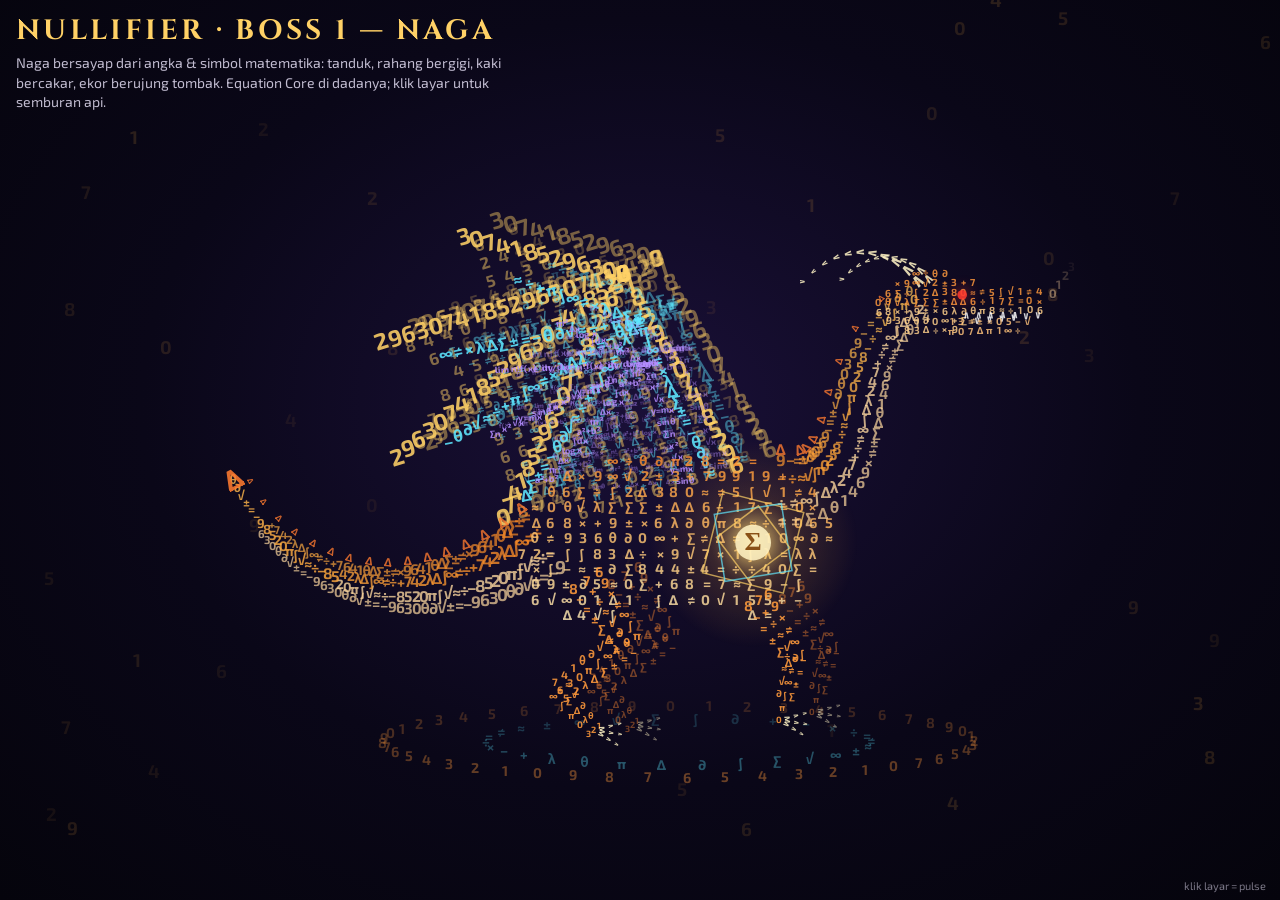
<file: karakter/BOSS 1 — NAGA _ NUMERA.html>
<!DOCTYPE html><html lang="id"><head><meta charset="utf-8"><meta name="viewport" content="width=device-width, initial-scale=1, viewport-fit=cover"><title>NULLIFIER · BOSS 1 — NAGA | NUMERA</title>
<link href="https://fonts.googleapis.com/css2?family=Cinzel:wght@600;800&family=Exo+2:wght@400;700&display=swap" rel="stylesheet">
<style>
:root{--bg:#07060f;--fg:#efe9ff;--gold:#ffd166;--cy:#5ee7ff;--vi:#b48cff;box-sizing:border-box;padding-top:env(safe-area-inset-top,0px);padding-bottom:env(safe-area-inset-bottom,0px)}
html,body{height:100%;margin:0;background:var(--bg);color:var(--fg);font-family:"Exo 2",system-ui,sans-serif;overflow:hidden}
body{display:flex;flex-direction:column}
.stage{flex:1;min-height:0;position:relative;background:radial-gradient(ellipse at 50% 45%,#1a1038 0%,#0a0718 55%,#05040c 100%)}
canvas{position:absolute;inset:0;cursor:pointer}
.cap{position:absolute;left:16px;top:12px;right:16px;pointer-events:none}
.cap h1{font-family:Cinzel,serif;font-size:clamp(18px,4vw,28px);margin:0;letter-spacing:.12em;color:var(--gold)}
.cap p{margin:4px 0 0;font-size:clamp(12px,2.6vw,14px);max-width:520px;opacity:.8;line-height:1.4}
.hint{position:absolute;right:14px;bottom:8px;font-size:11px;opacity:.5}
nav{display:flex;gap:8px;padding:10px 12px;justify-content:center;flex-wrap:wrap;background:#0b0816;border-top:1px solid #2c2150}
button{font:700 13px "Exo 2",sans-serif;color:var(--fg);background:#17102e;border:1px solid #3a2c6b;border-radius:8px;padding:9px 14px;cursor:pointer}
button.on{background:var(--gold);color:#2a1700;border-color:var(--gold)}
</style></head><body>
<div class="stage"><canvas id="c"></canvas><div class="cap"><h1 id="tt"></h1><p id="dd"></p></div><div class="hint">klik layar = pulse</div></div>
<script>
const C=document.getElementById('c'),x=C.getContext('2d');
const NUM='0123456789'.split(''),SYM='+−×÷=≠≈±∞√∑∫∂∆πθλ'.split(''),FRM=['x²','a²+b²','e^iπ','∑n','∫dx','f(x)','sinθ','log x','n!','y=mx','Δx','lim','√x','πr²','dy/dx'],MIX=NUM.concat(SYM);
const hs=i=>{const v=Math.sin(i*127.1+311.7)*43758.5453;return v-Math.floor(v)};
let W,H,S,dpr,cur=0,MO=0,P=0,CP={x:0,y:0},T0=performance.now();
function rs(){const r=C.parentElement.getBoundingClientRect();dpr=Math.min(devicePixelRatio||1,2);W=r.width;H=r.height;C.width=W*dpr;C.height=H*dpr;C.style.width=W+'px';C.style.height=H+'px';S=Math.min(W/760,H/700)}
addEventListener('resize',rs);rs();
function g(ch,px,py,sz,col,a,rot){x.save();x.globalAlpha=Math.max(0,a)*MO;x.fillStyle=col;x.font=`700 ${Math.max(6,sz)}px "Exo 2",monospace`;x.translate(px,py);if(rot)x.rotate(rot);x.fillText(ch,0,0);x.restore()}
function core(px,py,r,t){CP={x:px,y:py};x.save();x.globalAlpha=MO;
 const gl=x.createRadialGradient(px,py,0,px,py,r*3.4);gl.addColorStop(0,`rgba(255,230,150,${.55+.3*P})`);gl.addColorStop(.4,'rgba(255,170,60,.18)');gl.addColorStop(1,'rgba(255,170,60,0)');
 x.fillStyle=gl;x.beginPath();x.arc(px,py,r*3.4,0,7);x.fill();x.translate(px,py);
 for(let i=0;i<3;i++){x.save();x.rotate(t*(.6+i*.3)*(i%2?-1:1)+i);x.strokeStyle=i==1?'#5ee7ff':'#ffd166';x.globalAlpha=.8*MO;x.lineWidth=1.5;const q=r*(1.35-i*.25);x.strokeRect(-q,-q,2*q,2*q);x.restore()}
 x.shadowColor='#ffd166';x.shadowBlur=24;x.fillStyle='#fff3c4';x.beginPath();x.arc(0,0,r*.6*(1+.08*Math.sin(t*4)+.25*P),0,7);x.fill();
 x.shadowBlur=0;x.fillStyle='#7a3b00';x.font=`800 ${r*.85}px Cinzel,serif`;x.fillText('Σ',0,r*.04);x.restore()}
function eye(px,py,r,col){x.save();x.globalAlpha=MO;x.shadowColor=col;x.shadowBlur=14;x.fillStyle=col;x.beginPath();x.arc(px,py,r,0,7);x.fill();x.restore()}
const WS=[{set:NUM,col:'#ffd166',a0:-88,a1:-28,L:300,n:9,sz:22},{set:SYM,col:'#5ee7ff',a0:-22,a1:18,L:270,n:8,sz:21},{set:FRM,col:'#b48cff',a0:26,a1:62,L:200,n:6,sz:14}];
function wings(cx,cy,t){WS.forEach((w,k)=>{for(let sd=-1;sd<=1;sd+=2)for(let i=0;i<w.n;i++){
 const u=i/(w.n-1),ang=(w.a0+(w.a1-w.a0)*u)*Math.PI/180+Math.sin(t*1.6-k*.5)*.14*(1+P*2),len=w.L*S*(1-.45*Math.abs(u-.35)),m=Math.floor(len/(w.sz*S*1.2));
 for(let j=1;j<=m;j++){const r=j*len/m+18*S,v=j/m,a=ang+v*v*.35;
  g(w.set[(i*5+j*3+Math.floor(t*2+j*.5))%w.set.length],cx+sd*(Math.cos(a)*r+14*S),cy+Math.sin(a)*r,w.sz*S*(1-v*.4),w.col,(1-v*.7)*.9)}}})}
function prof(s){return Math.pow(Math.sin(Math.PI*Math.min(1,s*.85+.05)),.7)}
function ser(cx,cy,t,o){const pts=[];
 for(let i=0;i<=o.N;i++){const s=i/o.N;pts.push({s,x:cx+o.fx(s,t)*S,y:cy+(o.y0-(o.y0-o.y1)*s)*S})}
 pts.forEach((p,i)=>{const a=pts[Math.max(0,i-1)],b=pts[Math.min(o.N,i+1)],ta=Math.atan2(b.y-a.y,b.x-a.x),nx=-Math.sin(ta),ny=Math.cos(ta),pr=prof(p.s),wd=(4+o.w*pr)*S,sz=(11+10*pr)*S;
  const rows=wd>o.th*S?[-1,0,1]:[0];
  rows.forEach(r=>g(o.set[(i*3+(r+1)*2+Math.floor(t*3-i*.3))%o.set.length],p.x+nx*r*wd*.85,p.y+ny*r*wd*.85,sz*(r?.8:1),o.col(p.s),.95-Math.abs(r)*.2));
  if(o.spike&&i%3==0)for(let sd=-1;sd<=1;sd+=2)g('∆',p.x+nx*sd*(wd+12*S),p.y+ny*sd*(wd+12*S),(10+9*pr)*S,'#ff9a3c',.85,ta+sd*1.5)});
 return pts}
function tri(px,py,a,b,c){const d=(b[1]-c[1])*(a[0]-c[0])+(c[0]-b[0])*(a[1]-c[1]),l1=((b[1]-c[1])*(px-c[0])+(c[0]-b[0])*(py-c[1]))/d,l2=((c[1]-a[1])*(px-c[0])+(a[0]-c[0])*(py-c[1]))/d;return l1>=0&&l2>=0&&l1+l2<=1}
function mk(test,x0,x1,y0,y1,st,set){const r=[];let n=0;for(let yy=y0;yy<=y1;yy+=st)for(let xx=x0;xx<=x1;xx+=st){if(test(xx,yy)){r.push({x:xx,y:yy,ch:set[Math.floor(hs(n*3+1)*set.length)],ph:hs(n)*6.28});}n++}return r}
function motes(t,col){for(let i=0;i<45;i++)g(NUM[i%10],hs(i)*W,H+20-((t*(12+hs(i+9)*20)+hs(i+3)*H)%(H+40)),12*S+3,col,.07+.1*hs(i+5))}
function orbit(cx,cy,n,rx,ry,tl,sp,set,sz,col,t){for(let i=0;i<n;i++){const a=t*sp+6.283*i/n,ex=Math.cos(a)*rx,ey=Math.sin(a)*ry,dp=(Math.sin(a)+1)/2;
 g(set[(i*3+Math.floor(t))%set.length],cx+ex*Math.cos(tl)-ey*Math.sin(tl),cy+ex*Math.sin(tl)+ey*Math.cos(tl),sz*S*(.7+.5*dp),col,.4+.6*dp)}}
function lem(a,u){const s=Math.sin(u),d=1+s*s;return[a*Math.cos(u)/d,a*s*Math.cos(u)/d]}
let OX=0,OY=0;
const pin=(px,py,pg)=>{let c=false;for(let i=0,j=pg.length-1;i<pg.length;j=i++){const a=pg[i],b=pg[j];if((a[1]>py)!=(b[1]>py)&&px<(b[0]-a[0])*(py-a[1])/(b[1]-a[1])+a[0])c=!c}return c};
const cub=(P,s)=>{const u=1-s;return[u*u*u*P[0][0]+3*u*u*s*P[1][0]+3*u*s*s*P[2][0]+s*s*s*P[3][0],u*u*u*P[0][1]+3*u*u*s*P[1][1]+3*u*s*s*P[2][1]+s*s*s*P[3][1]]};
const WP=[[0,0],[-40,-170],[-150,-235],[-150,-195],[-235,-175],[-192,-140],[-250,-85],[-178,-76],[-185,-15],[-110,5]],TIPS=[[-150,-235],[-235,-175],[-250,-85],[-185,-15]],
BONES=[[[0,0],[-40,-170]]].concat(TIPS.map(q=>[[-40,-170],q])),
WK=[1,.78,.58],WST=[15,16,24],WSET=[NUM,SYM,FRM],WC=['#ffd166','#5ee7ff','#b48cff'],WSZ=[13,12,9],WR=[-.12,0,.12],WAN=[[45,-10],[25,-4],[5,2]],
WG=WST.map((s,p)=>mk((a,b)=>pin(a,b,WP),-260,10,-240,10,s,WSET[p])),
TG=mk((a,b)=>(a/120)**2+((b-38)/58)**2<1||((a+72)/52)**2+((b-62)/52)**2<1||((a-62)/48)**2+((b-58)/52)**2<1,-135,125,-25,120,12,MIX),
HU=mk((a,b)=>((a-8)/38)**2+(b/25)**2<1||pin(a,b,[[30,-18],[92,-9],[98,1],[92,8],[30,13]]),-50,100,-30,30,7,MIX),
HL=mk((a,b)=>pin(a,b,[[22,10],[82,9],[86,16],[70,22],[26,26]]),18,90,6,28,7,MIX);
function wing(t,p,far){const k=WK[p],ph=t*1.7-p*.4,f=Math.sin(ph)*(.2+P*.25)+WR[p],sy=1+.07*Math.sin(ph+1),al=far?.5:1,st=WST[p],set=WSET[p];
 x.save();x.translate(OX+(WAN[p][0]+(far?26:0))*S,OY+(WAN[p][1]+(far?-12:0))*S);x.rotate(f);x.scale(k*S,k*S*sy);
 WG[p].forEach(q=>g(set[Math.floor(q.ph*7+t*1.6)%set.length],q.x,q.y,WSZ[p],WC[p],.55*al));
 BONES.forEach((bn,bi)=>{const dx=bn[1][0]-bn[0][0],dy=bn[1][1]-bn[0][1],n=Math.max(3,Math.floor(Math.hypot(dx,dy)/(st*.7)));for(let i=0;i<=n;i++)g(set[(i*3+bi+Math.floor(t*2))%set.length],bn[0][0]+dx*i/n,bn[0][1]+dy*i/n,WSZ[p]*1.4,WC[p],al)});
 x.restore()}
function chain(P,N,wd,sz,col,t,spike){const pts=[];for(let i=0;i<=N;i++)pts.push(cub(P,i/N));
 pts.forEach((p,i)=>{const s=i/N,a=pts[Math.max(0,i-1)],b=pts[Math.min(N,i+1)],ta=Math.atan2(b[1]-a[1],b[0]-a[0]),nx=-Math.sin(ta),ny=Math.cos(ta),w=wd(s),rows=w>10?[-1,-.4,.4,1]:w>5?[-1,0,1]:[0];
  rows.forEach((r,j)=>g(MIX[(i*3+j*2+Math.floor(t*3-i*.3))%MIX.length],OX+(p[0]+nx*r*w)*S,OY+(p[1]+ny*r*w)*S,sz(s)*S*(r?.85:1),ny*r>0?'#ffd9a0':col(s),.95-Math.abs(r)*.15));
  if(spike&&i%3==0){const sd=ny>0?-1:1;g('∆',OX+(p[0]+nx*sd*(w+8))*S,OY+(p[1]+ny*sd*(w+8))*S,(12-6*s)*S,'#ff7a2f',.9,Math.atan2(ny*sd,nx*sd)+Math.PI/2)}});
 return pts}
function limb(pts,w0,w1,al,off,col,t){
 for(let k=0;k<pts.length-1;k++){const A=pts[k],B=pts[k+1],dx=B[0]-A[0],dy=B[1]-A[1],L=Math.hypot(dx,dy),n=Math.max(2,Math.floor(L/9)),nx=-dy/L,ny=dx/L;
  for(let i=0;i<=n;i++){const u=i/n,s=(k+u)/(pts.length-1),w=w0+(w1-w0)*s,px=A[0]+dx*u+off[0],py=A[1]+dy*u+off[1];
   [-.55,0,.55].forEach((r,j)=>{if(w<9&&j!=1)return;g(MIX[(i*3+k*5+j+Math.floor(t*2))%MIX.length],OX+(px+nx*r*w)*S,OY+(py+ny*r*w)*S,(11-4*s)*S,col,al)})}}
 const F=pts[pts.length-1];[-.25,.15,.55].forEach(a=>{for(let q=1;q<=3;q++)g('∧',OX+(F[0]+off[0]+Math.cos(a)*q*7)*S,OY+(F[1]+off[1]+Math.sin(a)*q*7)*S,(8-q)*S,'#fff3c4',al,a+Math.PI/2)})}
function horn(sc,ox,oy){const H=[[0,-18],[-25,-48],[-60,-45],[-85,-18]];for(let i=0;i<=10;i++){const s=i/10,p=cub(H,s),q=cub(H,Math.min(1,s+.05));g('∧',p[0]*sc+ox,p[1]*sc+oy,(14-9*s)*sc,'#fff3c4',1,Math.atan2(q[1]-p[1],q[0]-p[0])+Math.PI/2)}}
const FN=function(cx,cy,t){OX=cx+30*S;OY=cy+22*S;motes(t,'#ffb347');
 for(let i=0;i<48;i++){const a=t*.25+i*.1309;g(NUM[i%10],OX+Math.cos(a)*230*S,OY+(205+Math.sin(a)*28)*S,11*S,'#ff9a3c',.2+.25*(Math.sin(a)+1)/2)}
 for(let i=0;i<30;i++){const a=-t*.35+i*.2094;g(SYM[i%SYM.length],OX+Math.cos(a)*150*S,OY+(205+Math.sin(a)*18)*S,11*S,'#5ee7ff',.2+.2*(Math.sin(a)+1)/2)}
 for(let p=0;p<3;p++){wing(t,p,1);wing(t,p,0)}
 const FL=[[62,95],[92,140],[78,188]],BL=[[-72,80],[-42,128],[-92,165],[-66,196]],mv=(L,ph)=>L.map((p,i)=>i==1?[p[0]+Math.sin(t*1.6+ph)*3,p[1]]:p);
 limb(mv(FL,1),16,8,.55,[26,-6],'#e07a30',t);limb(mv(BL,2),22,9,.55,[30,-4],'#e07a30',t);
 const TP=[[-105,50],[-190,110],[-280,100],[-345,25]];TP[2][0]+=Math.sin(t*1.5)*18;TP[2][1]+=Math.cos(t*1.5)*10;TP[3][1]+=Math.sin(t*1.5+.6)*26;TP[3][0]+=Math.cos(t*1.5)*8;
 const tp=chain(TP,46,s=>3+21*Math.pow(1-s,1.2),s=>9+8*(1-s),s=>`hsl(${28+s*8},95%,${56+s*8}%)`,t,1),e=tp[46],f=tp[45];
 g('∆',OX+e[0]*S,OY+e[1]*S,22*S,'#ff7a2f',1,Math.atan2(e[1]-f[1],e[0]-f[0])+Math.PI/2);
 const br=Math.sin(t*2)*1.6;
 TG.forEach(q=>{const v=Math.max(0,Math.min(1,(q.y+25)/130));g(q.ch,OX+(q.x+Math.sin(t*2+q.ph)*.8)*S,OY+(q.y+br*(1-v*.5))*S,11*S,`hsl(${26+v*16},95%,${56+v*28}%)`,.95)});
 const NP=[[80,10],[165,12],[118,-95],[190,-128]];NP[2][0]+=Math.sin(t*1.2)*8;NP[3][1]+=Math.sin(t*1.2+1)*7;NP[3][0]+=Math.cos(t)*4;
 chain(NP,26,s=>24-12*s,s=>15-3*s,s=>`hsl(${30+s*8},95%,${58+s*8}%)`,t,1);
 limb(mv(FL,1),16,8,1,[0,0],'#ff9a3c',t);limb(mv(BL,2),22,9,1,[0,0],'#ff9a3c',t);
 const ha=Math.atan2(NP[3][1]-NP[2][1],NP[3][0]-NP[2][0])+.55+.06*Math.sin(t*1.4),op=Math.max(0,.16+.16*Math.sin(t*1.5)+P*.5),hp=NP[3],hz=1.05;
 x.save();x.translate(OX+hp[0]*S,OY+hp[1]*S);x.rotate(ha);x.scale(S*hz,S*hz);
 horn(1,0,0);horn(.75,8,-6);
 HU.forEach(q=>g(q.ch,q.x,q.y+Math.sin(t*3+q.ph)*.4,7.5,q.y<0?'#ff9a3c':'#ffd08a',.95));
 for(let i=0;i<6;i++)g('∨',44+i*9,12-i*.7,8,'#fff',.95);
 x.save();x.translate(24,12);x.rotate(op);x.translate(-24,-12);HL.forEach(q=>g(q.ch,q.x,q.y,7.5,'#ffc27a',.95));for(let i=0;i<5;i++)g('∧',36+i*9,8,8,'#fff',.95);x.restore();
 eye(33,-7,3.6,'#ff3b30');
 for(let i=0;i<4;i++){const ph=(t*.7+i/4)%1;g(NUM[i],98+ph*18,-4-ph*26,9,'#ffd5a0',(1-ph)*.6)}
 x.restore();
 if(P>.02){const q=1-P,A=ha+op*.4,ca=Math.cos(A),sa=Math.sin(A),mx0=OX+hp[0]*S+(Math.cos(ha)*95-Math.sin(ha)*10)*hz*S,my0=OY+hp[1]*S+(Math.sin(ha)*95+Math.cos(ha)*10)*hz*S;
  for(let i=0;i<46;i++){const d=q*(.45+hs(i+1)*.9)*430,sp=d*.24*(hs(i+9)-.5)*2;g(NUM[i%10],mx0+(ca*d-sa*sp)*S,my0+(sa*d+ca*sp)*S,(10+16*q)*S,`hsl(${50-q*40},100%,${75-q*25}%)`,(1-q)*.95)}}
 core(OX+58*S,OY+50*S,24*S,t)};
document.getElementById('tt').textContent='NULLIFIER · BOSS 1 — NAGA';document.getElementById('dd').textContent='Naga bersayap dari angka & simbol matematika: tanduk, rahang bergigi, kaki bercakar, ekor berujung tombak. Equation Core di dadanya; klik layar untuk semburan api.';document.title='NULLIFIER · BOSS 1 — NAGA'+' | NUMERA';
C.addEventListener('pointerdown',()=>P=1);
function frame(now){const t=(now-T0)/1000;x.setTransform(dpr,0,0,dpr,0,0);x.clearRect(0,0,W,H);MO=Math.min(1,MO+.03);x.textAlign='center';x.textBaseline='middle';
 FN(W/2,H/2,t);
 if(P>.02){x.save();x.globalAlpha=P*MO;x.strokeStyle='#ffd166';x.lineWidth=3;x.beginPath();x.arc(CP.x,CP.y,(1-P)*320*S,0,7);x.stroke();x.restore()}
 P*=.95;requestAnimationFrame(frame)}
requestAnimationFrame(frame);
</script></body></html>
</file>
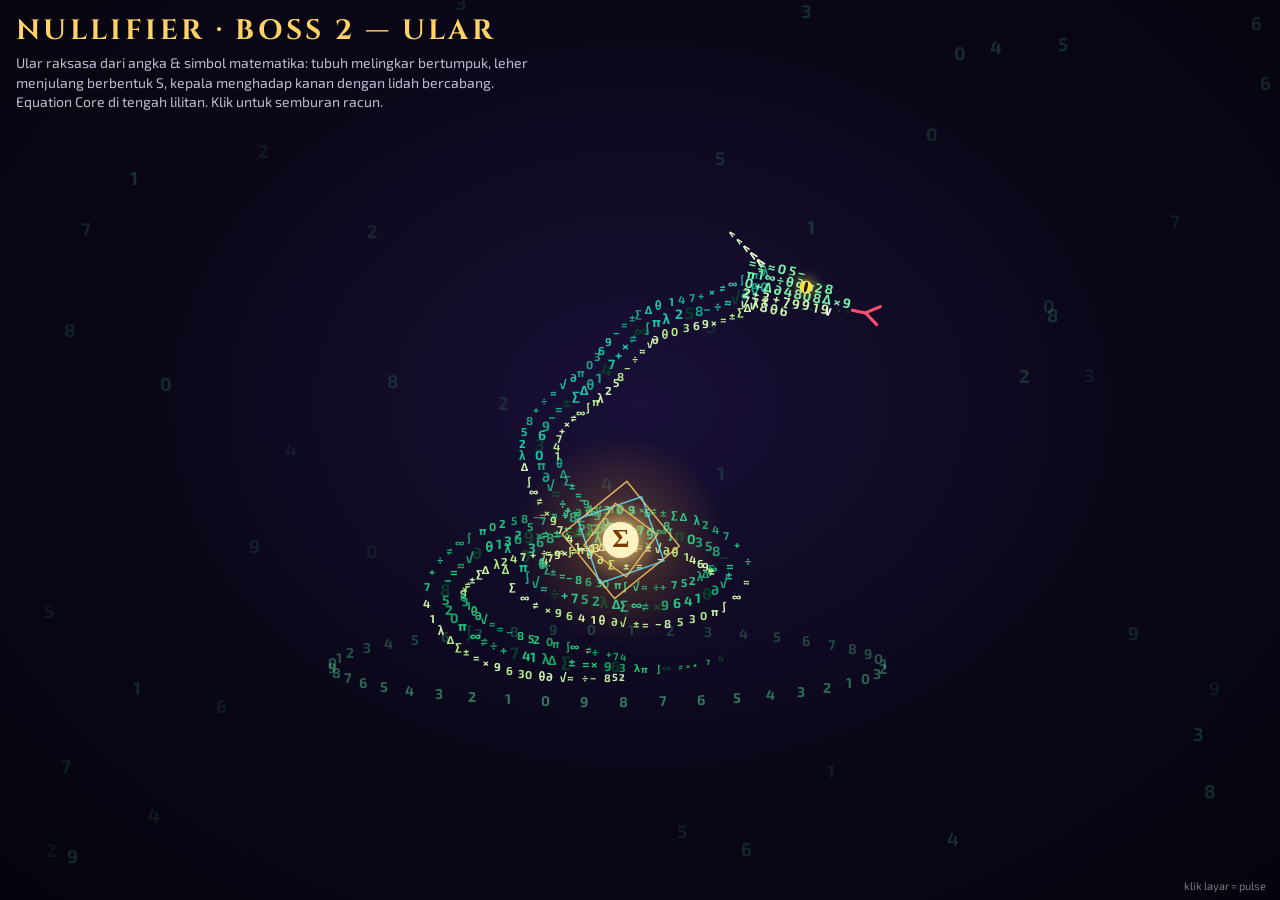
<file: karakter/BOSS 2 — ULAR _ NUMERA (1).html>
<!DOCTYPE html><html lang="id"><head><meta charset="utf-8"><meta name="viewport" content="width=device-width, initial-scale=1, viewport-fit=cover"><title>NULLIFIER · BOSS 2 — ULAR | NUMERA</title>
<link href="https://fonts.googleapis.com/css2?family=Cinzel:wght@600;800&family=Exo+2:wght@400;700&display=swap" rel="stylesheet">
<style>
:root{--bg:#07060f;--fg:#efe9ff;--gold:#ffd166;--cy:#5ee7ff;--vi:#b48cff;box-sizing:border-box;padding-top:env(safe-area-inset-top,0px);padding-bottom:env(safe-area-inset-bottom,0px)}
html,body{height:100%;margin:0;background:var(--bg);color:var(--fg);font-family:"Exo 2",system-ui,sans-serif;overflow:hidden}
body{display:flex;flex-direction:column}
.stage{flex:1;min-height:0;position:relative;background:radial-gradient(ellipse at 50% 45%,#1a1038 0%,#0a0718 55%,#05040c 100%)}
canvas{position:absolute;inset:0;cursor:pointer}
.cap{position:absolute;left:16px;top:12px;right:16px;pointer-events:none}
.cap h1{font-family:Cinzel,serif;font-size:clamp(18px,4vw,28px);margin:0;letter-spacing:.12em;color:var(--gold)}
.cap p{margin:4px 0 0;font-size:clamp(12px,2.6vw,14px);max-width:520px;opacity:.8;line-height:1.4}
.hint{position:absolute;right:14px;bottom:8px;font-size:11px;opacity:.5}
nav{display:flex;gap:8px;padding:10px 12px;justify-content:center;flex-wrap:wrap;background:#0b0816;border-top:1px solid #2c2150}
button{font:700 13px "Exo 2",sans-serif;color:var(--fg);background:#17102e;border:1px solid #3a2c6b;border-radius:8px;padding:9px 14px;cursor:pointer}
button.on{background:var(--gold);color:#2a1700;border-color:var(--gold)}
</style></head><body>
<div class="stage"><canvas id="c"></canvas><div class="cap"><h1 id="tt"></h1><p id="dd"></p></div><div class="hint">klik layar = pulse</div></div>
<script>
const C=document.getElementById('c'),x=C.getContext('2d');
const NUM='0123456789'.split(''),SYM='+−×÷=≠≈±∞√∑∫∂∆πθλ'.split(''),FRM=['x²','a²+b²','e^iπ','∑n','∫dx','f(x)','sinθ','log x','n!','y=mx','Δx','lim','√x','πr²','dy/dx'],MIX=NUM.concat(SYM);
const hs=i=>{const v=Math.sin(i*127.1+311.7)*43758.5453;return v-Math.floor(v)};
let W,H,S,dpr,cur=0,MO=0,P=0,CP={x:0,y:0},T0=performance.now();
function rs(){const r=C.parentElement.getBoundingClientRect();dpr=Math.min(devicePixelRatio||1,2);W=r.width;H=r.height;C.width=W*dpr;C.height=H*dpr;C.style.width=W+'px';C.style.height=H+'px';S=Math.min(W/760,H/700)}
addEventListener('resize',rs);rs();
function g(ch,px,py,sz,col,a,rot){x.save();x.globalAlpha=Math.max(0,a)*MO;x.fillStyle=col;x.font=`700 ${Math.max(6,sz)}px "Exo 2",monospace`;x.translate(px,py);if(rot)x.rotate(rot);x.fillText(ch,0,0);x.restore()}
function core(px,py,r,t){CP={x:px,y:py};x.save();x.globalAlpha=MO;
 const gl=x.createRadialGradient(px,py,0,px,py,r*3.4);gl.addColorStop(0,`rgba(255,230,150,${.55+.3*P})`);gl.addColorStop(.4,'rgba(255,170,60,.18)');gl.addColorStop(1,'rgba(255,170,60,0)');
 x.fillStyle=gl;x.beginPath();x.arc(px,py,r*3.4,0,7);x.fill();x.translate(px,py);
 for(let i=0;i<3;i++){x.save();x.rotate(t*(.6+i*.3)*(i%2?-1:1)+i);x.strokeStyle=i==1?'#5ee7ff':'#ffd166';x.globalAlpha=.8*MO;x.lineWidth=1.5;const q=r*(1.35-i*.25);x.strokeRect(-q,-q,2*q,2*q);x.restore()}
 x.shadowColor='#ffd166';x.shadowBlur=24;x.fillStyle='#fff3c4';x.beginPath();x.arc(0,0,r*.6*(1+.08*Math.sin(t*4)+.25*P),0,7);x.fill();
 x.shadowBlur=0;x.fillStyle='#7a3b00';x.font=`800 ${r*.85}px Cinzel,serif`;x.fillText('Σ',0,r*.04);x.restore()}
function eye(px,py,r,col){x.save();x.globalAlpha=MO;x.shadowColor=col;x.shadowBlur=14;x.fillStyle=col;x.beginPath();x.arc(px,py,r,0,7);x.fill();x.restore()}
const WS=[{set:NUM,col:'#ffd166',a0:-88,a1:-28,L:300,n:9,sz:22},{set:SYM,col:'#5ee7ff',a0:-22,a1:18,L:270,n:8,sz:21},{set:FRM,col:'#b48cff',a0:26,a1:62,L:200,n:6,sz:14}];
function wings(cx,cy,t){WS.forEach((w,k)=>{for(let sd=-1;sd<=1;sd+=2)for(let i=0;i<w.n;i++){
 const u=i/(w.n-1),ang=(w.a0+(w.a1-w.a0)*u)*Math.PI/180+Math.sin(t*1.6-k*.5)*.14*(1+P*2),len=w.L*S*(1-.45*Math.abs(u-.35)),m=Math.floor(len/(w.sz*S*1.2));
 for(let j=1;j<=m;j++){const r=j*len/m+18*S,v=j/m,a=ang+v*v*.35;
  g(w.set[(i*5+j*3+Math.floor(t*2+j*.5))%w.set.length],cx+sd*(Math.cos(a)*r+14*S),cy+Math.sin(a)*r,w.sz*S*(1-v*.4),w.col,(1-v*.7)*.9)}}})}
function prof(s){return Math.pow(Math.sin(Math.PI*Math.min(1,s*.85+.05)),.7)}
function ser(cx,cy,t,o){const pts=[];
 for(let i=0;i<=o.N;i++){const s=i/o.N;pts.push({s,x:cx+o.fx(s,t)*S,y:cy+(o.y0-(o.y0-o.y1)*s)*S})}
 pts.forEach((p,i)=>{const a=pts[Math.max(0,i-1)],b=pts[Math.min(o.N,i+1)],ta=Math.atan2(b.y-a.y,b.x-a.x),nx=-Math.sin(ta),ny=Math.cos(ta),pr=prof(p.s),wd=(4+o.w*pr)*S,sz=(11+10*pr)*S;
  const rows=wd>o.th*S?[-1,0,1]:[0];
  rows.forEach(r=>g(o.set[(i*3+(r+1)*2+Math.floor(t*3-i*.3))%o.set.length],p.x+nx*r*wd*.85,p.y+ny*r*wd*.85,sz*(r?.8:1),o.col(p.s),.95-Math.abs(r)*.2));
  if(o.spike&&i%3==0)for(let sd=-1;sd<=1;sd+=2)g('∆',p.x+nx*sd*(wd+12*S),p.y+ny*sd*(wd+12*S),(10+9*pr)*S,'#ff9a3c',.85,ta+sd*1.5)});
 return pts}
function tri(px,py,a,b,c){const d=(b[1]-c[1])*(a[0]-c[0])+(c[0]-b[0])*(a[1]-c[1]),l1=((b[1]-c[1])*(px-c[0])+(c[0]-b[0])*(py-c[1]))/d,l2=((c[1]-a[1])*(px-c[0])+(a[0]-c[0])*(py-c[1]))/d;return l1>=0&&l2>=0&&l1+l2<=1}
function mk(test,x0,x1,y0,y1,st,set){const r=[];let n=0;for(let yy=y0;yy<=y1;yy+=st)for(let xx=x0;xx<=x1;xx+=st){if(test(xx,yy)){r.push({x:xx,y:yy,ch:set[Math.floor(hs(n*3+1)*set.length)],ph:hs(n)*6.28});}n++}return r}
function motes(t,col){for(let i=0;i<45;i++)g(NUM[i%10],hs(i)*W,H+20-((t*(12+hs(i+9)*20)+hs(i+3)*H)%(H+40)),12*S+3,col,.07+.1*hs(i+5))}
function orbit(cx,cy,n,rx,ry,tl,sp,set,sz,col,t){for(let i=0;i<n;i++){const a=t*sp+6.283*i/n,ex=Math.cos(a)*rx,ey=Math.sin(a)*ry,dp=(Math.sin(a)+1)/2;
 g(set[(i*3+Math.floor(t))%set.length],cx+ex*Math.cos(tl)-ey*Math.sin(tl),cy+ex*Math.sin(tl)+ey*Math.cos(tl),sz*S*(.7+.5*dp),col,.4+.6*dp)}}
function lem(a,u){const s=Math.sin(u),d=1+s*s;return[a*Math.cos(u)/d,a*s*Math.cos(u)/d]}
let OX=0,OY=0;
const pin=(px,py,pg)=>{let c=false;for(let i=0,j=pg.length-1;i<pg.length;j=i++){const a=pg[i],b=pg[j];if((a[1]>py)!=(b[1]>py)&&px<(b[0]-a[0])*(py-a[1])/(b[1]-a[1])+a[0])c=!c}return c};
const cub=(P,s)=>{const u=1-s;return[u*u*u*P[0][0]+3*u*u*s*P[1][0]+3*u*s*s*P[2][0]+s*s*s*P[3][0],u*u*u*P[0][1]+3*u*u*s*P[1][1]+3*u*s*s*P[2][1]+s*s*s*P[3][1]]};
const sm=(a,b,v)=>{const q=Math.max(0,Math.min(1,(v-a)/(b-a)));return q*q*(3-2*q)};
const wd=sn=>3+14*sm(0,.14,sn)*(1-.25*sm(.7,1,sn));
const SM=(()=>{const D=[],N1=320;
 for(let i=0;i<=N1;i++){const u=i/N1,th=.3*Math.PI+4*Math.PI*u,k=1-.85*u;D.push([Math.cos(th)*150*k,108+Math.sin(th)*56*k-u*50,0])}
 const a=D[N1-1],b=D[N1],tl=Math.hypot(b[0]-a[0],b[1]-a[1]),T=[(b[0]-a[0])/tl,(b[1]-a[1])/tl],P0=[b[0],b[1]];
 for(let i=1;i<=70;i++){const c=cub([P0,[P0[0]+T[0]*60,P0[1]+T[1]*60],[-75,-25],[-15,-70]],i/70);D.push([c[0],c[1],1])}
 for(let i=1;i<=70;i++){const c=cub([[-15,-70],[40,-111],[95,-150],[128,-140]],i/70);D.push([c[0],c[1],1])}
 const out=[{x:D[0][0],y:D[0][1],seg:0,arc:0}];let acc=0,nx=0;
 for(let i=1;i<D.length;i++){acc+=Math.hypot(D[i][0]-D[i-1][0],D[i][1]-D[i-1][1]);if(acc>=nx+8){nx+=8;out.push({x:D[i][0],y:D[i][1],seg:D[i][2],arc:nx})}}
 out.forEach((p,i)=>{const a=out[Math.max(0,i-1)],b=out[Math.min(out.length-1,i+1)],l=Math.hypot(b.x-a.x,b.y-a.y)||1;p.tx=(b.x-a.x)/l;p.ty=(b.y-a.y)/l;p.sn=p.arc/nx});return out})();
const HGr=mk((a,b)=>pin(a,b,[[-14,-14],[8,-16],[30,-10],[50,-4],[54,3],[30,8],[8,15],[-14,13]]),-16,56,-18,16,6,MIX);
const FN=function(cx,cy,t){OX=cx-25*S;OY=cy+10*S;motes(t,'#5dffb0');
 for(let i=0;i<44;i++){const a=t*.25+i*.1428;g(NUM[i%10],OX+Math.cos(a)*215*S,OY+(158+Math.sin(a)*28)*S,11*S,'#5dffb0',.2+.25*(Math.sin(a)+1)/2)}
 const coil=[],neck=[],N=SM.length;let hp=null;
 SM.forEach((p,i)=>{const nx=-p.ty,ny=p.tx,w=wd(p.sn),A=(1.2+5*sm(.68,.85,p.sn))*Math.sin(p.arc*.05-t*2.4),bx=p.x+nx*A,by=p.y+ny*A+sm(.7,1,p.sn)*Math.sin(t*1.1)*6;
  if(i==N-1)hp={x:bx,y:by,a:Math.atan2(p.ty,p.tx)};
  const rows=w>8?[-1,0,1]:[0],band=Math.floor(i/3)%2,dest=p.seg?neck:coil,k=.55+.45*sm(0,.1,p.sn);
  rows.forEach((r,j)=>{const belly=ny*r>0,mid=r==0&&i%5==0;dest.push({x:OX+(bx+nx*r*w*.85)*S,y:OY+(by+ny*r*w*.85)*S,ch:MIX[(i*3+j+Math.floor(t*3-i*.2))%MIX.length],s:(mid?13:10.5)*(r?.85:1)*k*S,c:mid?'#0b3d2a':belly?(band?'#d4ffb4':'#b8f58c'):`hsl(${150+20*p.sn},75%,${band?38:46}%)`})})});
 coil.sort((a,b)=>a.y-b.y);coil.concat(neck).forEach(q=>g(q.ch,q.x,q.y,q.s,q.c,.95));
 core(OX+10*S,OY+60*S,24*S,t);
 const ha=hp.a+.12+.05*Math.sin(t*1.3),hz=1.3,e=Math.pow(Math.max(0,Math.sin(t*2.2)),3),tl=8+30*e+P*20;
 x.save();x.translate(OX+hp.x*S,OY+hp.y*S);x.rotate(ha);x.scale(S*hz,S*hz);
 for(let j=0;j<5;j++)g('∧',-6-j*5,-14-j*3.3,9-j,'#e6ffd0',1,-1);
 HGr.forEach(q=>g(q.ch,q.x,q.y+Math.sin(t*3+q.ph)*.3,8,q.y<2?'#7dffb0':'#d4ffb4',.95));
 for(let j=0;j<5;j++)g('−',14+j*5,-10.5+j*.5,8,'#0b3d2a',.95,.1);
 for(let j=0;j<9;j++){const px=52-j*5.5;g('·',px,4+(52-px)/46*6,10,'#0b3d2a',.9)}
 g('∨',40,6.5,8,'#fff',1);
 x.save();x.globalAlpha=MO;x.strokeStyle='#ff4d6d';x.lineWidth=1.8;x.lineCap='round';x.beginPath();x.moveTo(54,3);x.lineTo(54+tl,3);x.moveTo(54+tl,3);x.lineTo(54+tl+8,-2.5);x.moveTo(54+tl,3);x.lineTo(54+tl+8,8.5);x.stroke();x.restore();
 eye(24,-5,3.8,'#ffe14d');x.save();x.globalAlpha=MO;x.fillStyle='#1a1a00';x.beginPath();x.ellipse(24,-5,1,3.2,0,0,7);x.fill();x.restore();
 x.restore();
 if(P>.02){const q=1-P,mx=OX+hp.x*S+(Math.cos(ha)*54-Math.sin(ha)*3)*hz*S,my=OY+hp.y*S+(Math.sin(ha)*54+Math.cos(ha)*3)*hz*S;
  for(let i=0;i<34;i++){const d=q*(.4+hs(i+1)*.9)*400,sp=(hs(i+9)-.5)*d*.12;g(NUM[i%10],mx+(Math.cos(ha)*d+sp)*S,my+(Math.sin(ha)*d+sp+q*q*(80+hs(i+3)*120))*S,(9+14*q)*S,`hsl(${95+q*50},95%,${70-q*20}%)`,(1-q)*.95)}}};
document.getElementById('tt').textContent='NULLIFIER · BOSS 2 — ULAR';document.getElementById('dd').textContent='Ular raksasa dari angka & simbol matematika: tubuh melingkar bertumpuk, leher menjulang berbentuk S, kepala menghadap kanan dengan lidah bercabang. Equation Core di tengah lilitan. Klik untuk semburan racun.';document.title='NULLIFIER · BOSS 2 — ULAR'+' | NUMERA';
C.addEventListener('pointerdown',()=>P=1);
function frame(now){const t=(now-T0)/1000;x.setTransform(dpr,0,0,dpr,0,0);x.clearRect(0,0,W,H);MO=Math.min(1,MO+.03);x.textAlign='center';x.textBaseline='middle';
 FN(W/2,H/2,t);
 if(P>.02){x.save();x.globalAlpha=P*MO;x.strokeStyle='#ffd166';x.lineWidth=3;x.beginPath();x.arc(CP.x,CP.y,(1-P)*320*S,0,7);x.stroke();x.restore()}
 P*=.95;requestAnimationFrame(frame)}
requestAnimationFrame(frame);
</script></body></html>
</file>
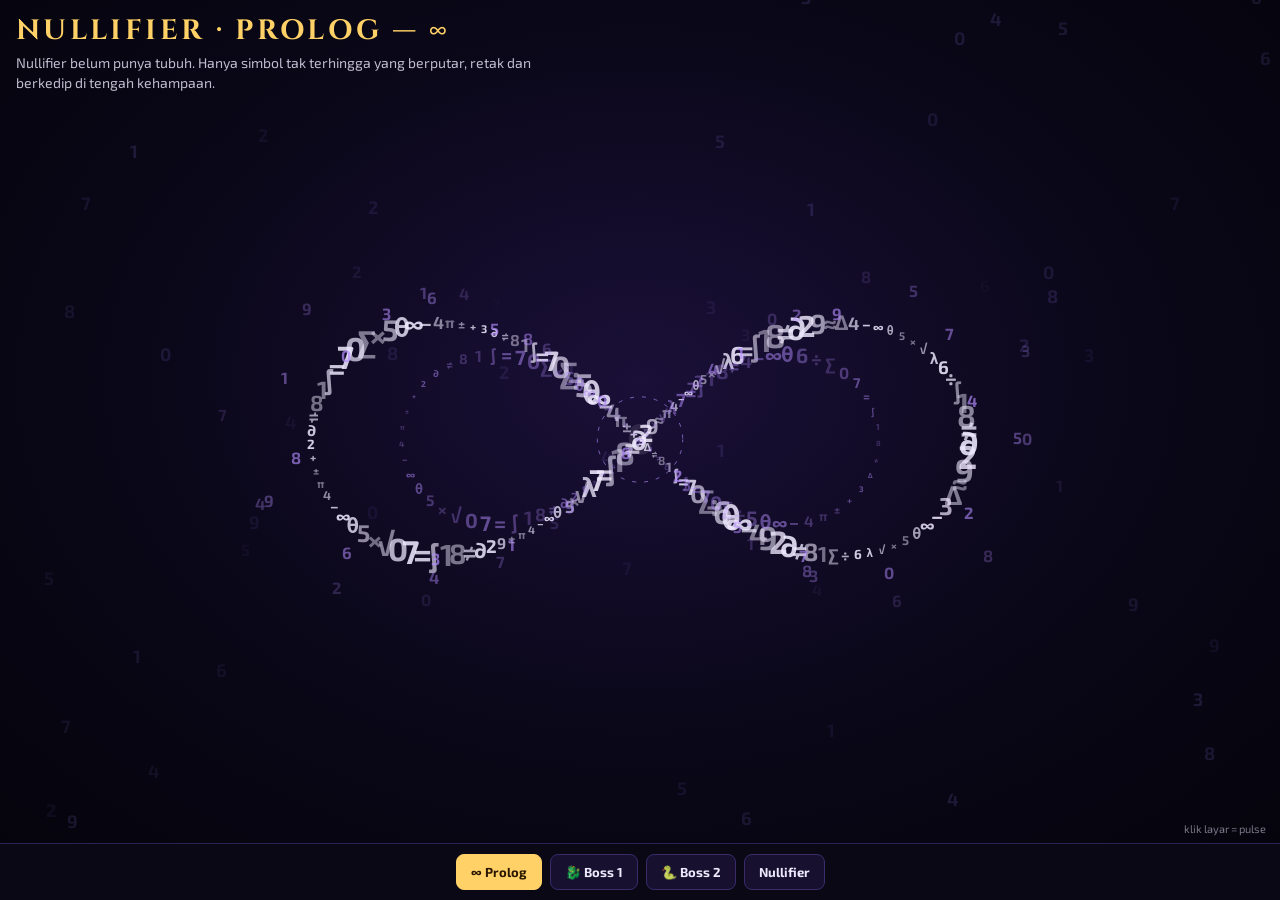
<file: karakter/NULLIFIER — Animasi Boss NUMERA.html>
<!DOCTYPE html><html lang="id"><head><meta charset="utf-8"><meta name="viewport" content="width=device-width, initial-scale=1, viewport-fit=cover"><title>NULLIFIER — Animasi Boss | NUMERA</title>
<link href="https://fonts.googleapis.com/css2?family=Cinzel:wght@600;800&family=Exo+2:wght@400;700&display=swap" rel="stylesheet">
<style>
:root{--bg:#07060f;--fg:#efe9ff;--gold:#ffd166;--cy:#5ee7ff;--vi:#b48cff;box-sizing:border-box;padding-top:env(safe-area-inset-top,0px);padding-bottom:env(safe-area-inset-bottom,0px)}
html,body{height:100%;margin:0;background:var(--bg);color:var(--fg);font-family:"Exo 2",system-ui,sans-serif;overflow:hidden}
body{display:flex;flex-direction:column}
.stage{flex:1;min-height:0;position:relative;background:radial-gradient(ellipse at 50% 45%,#1a1038 0%,#0a0718 55%,#05040c 100%)}
canvas{position:absolute;inset:0;cursor:pointer}
.cap{position:absolute;left:16px;top:12px;right:16px;pointer-events:none}
.cap h1{font-family:Cinzel,serif;font-size:clamp(18px,4vw,28px);margin:0;letter-spacing:.12em;color:var(--gold)}
.cap p{margin:4px 0 0;font-size:clamp(12px,2.6vw,14px);max-width:520px;opacity:.8;line-height:1.4}
.hint{position:absolute;right:14px;bottom:8px;font-size:11px;opacity:.5}
nav{display:flex;gap:8px;padding:10px 12px;justify-content:center;flex-wrap:wrap;background:#0b0816;border-top:1px solid #2c2150}
button{font:700 13px "Exo 2",sans-serif;color:var(--fg);background:#17102e;border:1px solid #3a2c6b;border-radius:8px;padding:9px 14px;cursor:pointer}
button.on{background:var(--gold);color:#2a1700;border-color:var(--gold)}
</style></head><body>
<div class="stage"><canvas id="c"></canvas><div class="cap"><h1 id="tt"></h1><p id="dd"></p></div><div class="hint">klik layar = pulse</div></div>
<nav id="nv"></nav>
<script>
const C=document.getElementById('c'),x=C.getContext('2d');
const NUM='0123456789'.split(''),SYM='+−×÷=≠≈±∞√∑∫∂∆πθλ'.split(''),FRM=['x²','a²+b²','e^iπ','∑n','∫dx','f(x)','sinθ','log x','n!','y=mx','Δx','lim','√x','πr²','dy/dx'],MIX=NUM.concat(SYM);
const hs=i=>{const v=Math.sin(i*127.1+311.7)*43758.5453;return v-Math.floor(v)};
let W,H,S,dpr,cur=0,MO=0,P=0,CP={x:0,y:0},T0=performance.now();
function rs(){const r=C.parentElement.getBoundingClientRect();dpr=Math.min(devicePixelRatio||1,2);W=r.width;H=r.height;C.width=W*dpr;C.height=H*dpr;C.style.width=W+'px';C.style.height=H+'px';S=Math.min(W/760,H/700)}
addEventListener('resize',rs);rs();
function g(ch,px,py,sz,col,a,rot){x.save();x.globalAlpha=Math.max(0,a)*MO;x.fillStyle=col;x.font=`700 ${Math.max(6,sz)}px "Exo 2",monospace`;x.translate(px,py);if(rot)x.rotate(rot);x.fillText(ch,0,0);x.restore()}
function core(px,py,r,t){CP={x:px,y:py};x.save();x.globalAlpha=MO;
 const gl=x.createRadialGradient(px,py,0,px,py,r*3.4);gl.addColorStop(0,`rgba(255,230,150,${.55+.3*P})`);gl.addColorStop(.4,'rgba(255,170,60,.18)');gl.addColorStop(1,'rgba(255,170,60,0)');
 x.fillStyle=gl;x.beginPath();x.arc(px,py,r*3.4,0,7);x.fill();x.translate(px,py);
 for(let i=0;i<3;i++){x.save();x.rotate(t*(.6+i*.3)*(i%2?-1:1)+i);x.strokeStyle=i==1?'#5ee7ff':'#ffd166';x.globalAlpha=.8*MO;x.lineWidth=1.5;const q=r*(1.35-i*.25);x.strokeRect(-q,-q,2*q,2*q);x.restore()}
 x.shadowColor='#ffd166';x.shadowBlur=24;x.fillStyle='#fff3c4';x.beginPath();x.arc(0,0,r*.6*(1+.08*Math.sin(t*4)+.25*P),0,7);x.fill();
 x.shadowBlur=0;x.fillStyle='#7a3b00';x.font=`800 ${r*.85}px Cinzel,serif`;x.fillText('Σ',0,r*.04);x.restore()}
function eye(px,py,r,col){x.save();x.globalAlpha=MO;x.shadowColor=col;x.shadowBlur=14;x.fillStyle=col;x.beginPath();x.arc(px,py,r,0,7);x.fill();x.restore()}
const WS=[{set:NUM,col:'#ffd166',a0:-88,a1:-28,L:300,n:9,sz:22},{set:SYM,col:'#5ee7ff',a0:-22,a1:18,L:270,n:8,sz:21},{set:FRM,col:'#b48cff',a0:26,a1:62,L:200,n:6,sz:14}];
function wings(cx,cy,t){WS.forEach((w,k)=>{for(let sd=-1;sd<=1;sd+=2)for(let i=0;i<w.n;i++){
 const u=i/(w.n-1),ang=(w.a0+(w.a1-w.a0)*u)*Math.PI/180+Math.sin(t*1.6-k*.5)*.14*(1+P*2),len=w.L*S*(1-.45*Math.abs(u-.35)),m=Math.floor(len/(w.sz*S*1.2));
 for(let j=1;j<=m;j++){const r=j*len/m+18*S,v=j/m,a=ang+v*v*.35;
  g(w.set[(i*5+j*3+Math.floor(t*2+j*.5))%w.set.length],cx+sd*(Math.cos(a)*r+14*S),cy+Math.sin(a)*r,w.sz*S*(1-v*.4),w.col,(1-v*.7)*.9)}}})}
function prof(s){return Math.pow(Math.sin(Math.PI*Math.min(1,s*.85+.05)),.7)}
function ser(cx,cy,t,o){const pts=[];
 for(let i=0;i<=o.N;i++){const s=i/o.N;pts.push({s,x:cx+o.fx(s,t)*S,y:cy+(o.y0-(o.y0-o.y1)*s)*S})}
 pts.forEach((p,i)=>{const a=pts[Math.max(0,i-1)],b=pts[Math.min(o.N,i+1)],ta=Math.atan2(b.y-a.y,b.x-a.x),nx=-Math.sin(ta),ny=Math.cos(ta),pr=prof(p.s),wd=(4+o.w*pr)*S,sz=(11+10*pr)*S;
  const rows=wd>o.th*S?[-1,0,1]:[0];
  rows.forEach(r=>g(o.set[(i*3+(r+1)*2+Math.floor(t*3-i*.3))%o.set.length],p.x+nx*r*wd*.85,p.y+ny*r*wd*.85,sz*(r?.8:1),o.col(p.s),.95-Math.abs(r)*.2));
  if(o.spike&&i%3==0)for(let sd=-1;sd<=1;sd+=2)g('∆',p.x+nx*sd*(wd+12*S),p.y+ny*sd*(wd+12*S),(10+9*pr)*S,'#ff9a3c',.85,ta+sd*1.5)});
 return pts}
function tri(px,py,a,b,c){const d=(b[1]-c[1])*(a[0]-c[0])+(c[0]-b[0])*(a[1]-c[1]),l1=((b[1]-c[1])*(px-c[0])+(c[0]-b[0])*(py-c[1]))/d,l2=((c[1]-a[1])*(px-c[0])+(a[0]-c[0])*(py-c[1]))/d;return l1>=0&&l2>=0&&l1+l2<=1}
function mk(test,x0,x1,y0,y1,st,set){const r=[];let n=0;for(let yy=y0;yy<=y1;yy+=st)for(let xx=x0;xx<=x1;xx+=st){if(test(xx,yy)){r.push({x:xx,y:yy,ch:set[Math.floor(hs(n*3+1)*set.length)],ph:hs(n)*6.28});}n++}return r}
const dH=mk((a,b)=>tri(Math.abs(a),b,[0,-58],[26,6],[0,6]),-30,30,-60,8,8,MIX);
const sH=mk((a,b)=>(a/52)**2+((b+10)/42)**2<1||(a/17)**2+((b+50)/20)**2<1,-55,55,-72,34,9,MIX);
const wf=mk((a,b)=>{const ax=Math.abs(a);return (ax/72)**2+((b+60)/56)**2<1||(b>-30&&b<42&&ax<30-(b+30)/72*20)||tri(ax,b,[36,-100],[74,-172],[8,-112])||(ax/118)**2+((b-92)/92)**2<1||(ax/100)**2+((b-10)/38)**2<1},-122,122,-175,186,14,MIX).filter(p=>Math.hypot(Math.abs(p.x)-30,p.y+66)>13);
function motes(t,col){for(let i=0;i<45;i++)g(NUM[i%10],hs(i)*W,H+20-((t*(12+hs(i+9)*20)+hs(i+3)*H)%(H+40)),12*S+3,col,.07+.1*hs(i+5))}
function orbit(cx,cy,n,rx,ry,tl,sp,set,sz,col,t){for(let i=0;i<n;i++){const a=t*sp+6.283*i/n,ex=Math.cos(a)*rx,ey=Math.sin(a)*ry,dp=(Math.sin(a)+1)/2;
 g(set[(i*3+Math.floor(t))%set.length],cx+ex*Math.cos(tl)-ey*Math.sin(tl),cy+ex*Math.sin(tl)+ey*Math.cos(tl),sz*S*(.7+.5*dp),col,.4+.6*dp)}}
function lem(a,u){const s=Math.sin(u),d=1+s*s;return[a*Math.cos(u)/d,a*s*Math.cos(u)/d]}
const F=[
function(cx,cy,t){motes(t,'#9a86ff');
 for(let k=0;k<2;k++){const n=k?90:150,a=(k?190:262)*S;for(let i=0;i<n;i++){const u=i/n*6.283+t*(k?-.35:.4),[px,py]=lem(a,u),gl=Math.random()<.004?(Math.random()-.5)*18*S:0;
  g(MIX[(i*7+Math.floor(t*2+i*.1))%MIX.length],cx+px+gl,cy+py,(k?14:22)*S*(.8+.4*Math.sin(t*3+i*.3)),k?'#b48cff':'#efe9ff',(k?.55:.95)*(.75+.25*Math.sin(t*5+i)))}}
 for(let i=0;i<60;i++){const ph=(t*.22+i/60)%1,[bx,by]=lem(262*S,i*2.399),l=Math.hypot(bx,by)||1;g(NUM[i%10],cx+bx+bx/l*ph*90*S,cy+by+by/l*ph*90*S,13*S,'#b48cff',(1-ph)*.8)}
 x.save();x.globalAlpha=.7*MO;x.strokeStyle='#b48cff';x.setLineDash([4,8]);x.lineDashOffset=-t*20;x.beginPath();x.arc(cx,cy,34*S*(1+P*.5),0,7);x.stroke();x.restore();
 g('0',cx,cy,34*S,'#fff',.5+.5*Math.sin(t*6)*Math.sin(t*2.3),0);CP={x:cx,y:cy}},
function(cx,cy,t){cy+=24*S;motes(t,'#ffb347');
 const pts=ser(cx,cy,t,{N:90,y0:300,y1:-170,fx:(s,t)=>Math.sin(s*5.5-t*1.8)*62*(1-s*.35),w:20,th:9,set:MIX,spike:1,col:s=>`hsl(${28+s*30},95%,${58+s*14}%)`});
 const c=pts[38],h=pts[90];wings(c.x,c.y,t);ser(cx,cy,t,{N:90,y0:300,y1:-170,fx:(s,t)=>Math.sin(s*5.5-t*1.8)*62*(1-s*.35),w:20,th:9,set:MIX,spike:1,col:s=>`hsl(${28+s*30},95%,${58+s*14}%)`});
 x.save();x.translate(h.x,h.y);x.rotate(Math.sin(t*1.8)*.12);const op=(Math.sin(t*2)+1)*.5*.8;
 dH.forEach(p=>{for(let sd=-1;sd<=1;sd+=2)g(p.ch,sd*p.x*S,p.y*S,9*S,'#ffd166',.9)});
 for(let k=0;k<8;k++)for(let sd=-1;sd<=1;sd+=2){g(SYM[k%SYM.length],sd*(18+k*5)*S,(-10-k*7-k*k*.6)*S,(13-k)*S,'#ff7a2f',.9,sd*.4)}
 for(let k=1;k<7;k++)for(let sd=-1;sd<=1;sd+=2)g('∧',sd*(16-k*2.2)*S,(8+k*5+op*k*2)*S,9*S,'#fff3c4',.85);
 eye(-9*S,-24*S,3.4*S,'#ff3b30');eye(9*S,-24*S,3.4*S,'#ff3b30');x.restore();
 for(let i=0;i<24;i++){const ph=(t*.5+i/24)%1;g(NUM[i%10],h.x+Math.sin(i*5+t)*20*S,h.y+(8+ph*130)*S*-1+40*S,12*S,'#ff9a3c',(1-ph)*.8)}
 core(c.x,c.y,26*S,t)},
function(cx,cy,t){cy+=24*S;motes(t,'#5dffb0');
 const o={N:90,y0:310,y1:-150,fx:(s,t)=>Math.sin(s*9-t*2.2)*(100*(1-s)+16),w:26,th:11,set:MIX,col:s=>`hsl(${150+s*30},85%,${55+s*15}%)`};
 const pts=ser(cx,cy,t,o),c=pts[46],h=pts[90];wings(c.x,c.y,t);ser(cx,cy,t,o);
 x.save();x.translate(h.x,h.y);x.rotate(Math.sin(t*1.5)*.08);const ex=1+.08*Math.sin(t*2);
 sH.forEach(p=>g(p.ch,p.x*S*ex,p.y*S,9*S,p.y>-34?'#7dffc4':'#c5ffe4',.9));
 for(let k=0;k<7;k++){const f=k>3?(k-3)*2.5:0,fl=Math.sin(t*14)*2;for(let sd=-1;sd<=1;sd+=2)g('·',(sd*f+fl*(k>3?sd:1))*S,(-72-k*4)*S,12*S,'#ff4d6d',.9)}
 eye(-7*S,-50*S,3*S,'#ffe14d');eye(7*S,-50*S,3*S,'#ffe14d');x.restore();
 core(c.x,c.y,26*S,t)},
function(cx,cy,t){cy+=44*S;motes(t,'#7fd7ff');
 wings(cx,cy+30*S,t);orbit(cx,cy-30*S,22,285,265,0,-.25,FRM,13,'#b48cff',t);
 x.save();x.translate(cx,cy);const br=1+.015*Math.sin(t*2.2);
 wf.forEach(p=>{const sw=Math.sin(t*2+p.ph)*2.2*(p.y>-20?1:.4);g(p.ch,p.x*S*br,(p.y+sw)*S*br,10*S,`hsl(${200+p.y/4},80%,${p.y<0?82:66}%)`,.55+.4*Math.abs(Math.sin(t+p.ph)))});
 const gl=Math.sin(t*3)*.3+1;eye(-30*S,-66*S,5*S*gl,'#ff9d2e');eye(30*S,-66*S,5*S*gl,'#ff9d2e');x.restore();
 core(cx,cy-95*S,16*S,t);orbit(cx,cy-30*S,16,235,70,-.35,.6,SYM,22,'#5ee7ff',t);orbit(cx,cy-30*S,12,200,60,.4,-.8,NUM,20,'#ffd166',t)}];
const INFO=[['PROLOG — ∞','Nullifier belum punya tubuh. Hanya simbol tak terhingga yang berputar, retak dan berkedip di tengah kehampaan.'],['BOSS 1 — NAGA','Naga tersusun dari angka & simbol matematika. Equation Core berdenyut di dadanya; tiga pasang sayap rumus mengepak di belakang.'],['BOSS 2 — ULAR','Kobra berselimut hood angka. Tubuhnya melata dalam gelombang sinus, Equation Core melingkar di tengah badan.'],['BOSS 3 — SERIGALA','Serigala dari simbol-simbol dingin. Equation Core tertanam di dahi, simbol matematika mengorbit mengelilinginya.']];
const nv=document.getElementById('nv');
['∞ Prolog','🐉 Boss 1','🐍 Boss 2','Nullifier'].forEach((l,i)=>{const b=document.createElement('button');b.textContent=l;b.onclick=()=>set(i);nv.appendChild(b)});
function set(i){cur=i;MO=0;[...nv.children].forEach((b,k)=>b.classList.toggle('on',k==i));document.getElementById('tt').textContent='NULLIFIER · '+INFO[i][0];document.getElementById('dd').textContent=INFO[i][1]}
set(0);C.addEventListener('pointerdown',()=>P=1);
function frame(now){const t=(now-T0)/1000;x.setTransform(dpr,0,0,dpr,0,0);x.clearRect(0,0,W,H);MO=Math.min(1,MO+.03);x.textAlign='center';x.textBaseline='middle';
 F[cur](W/2,H/2,t);
 if(P>.02){x.save();x.globalAlpha=P*MO;x.strokeStyle='#ffd166';x.lineWidth=3;x.beginPath();x.arc(CP.x,CP.y,(1-P)*320*S,0,7);x.stroke();x.restore()}
 P*=.95;requestAnimationFrame(frame)}
requestAnimationFrame(frame);
</script></body></html>
</file>
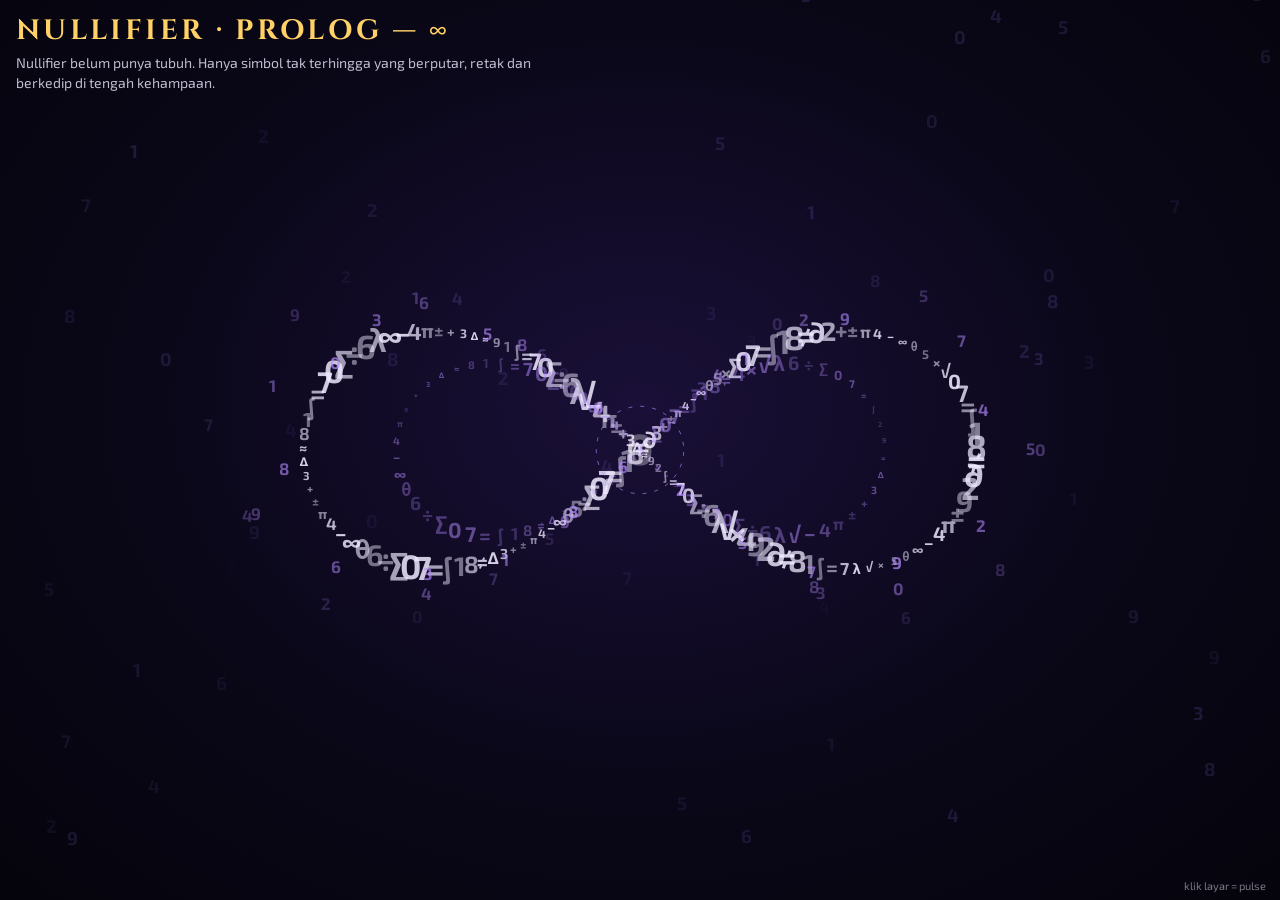
<file: karakter/Nullifier — Prolog (∞).html>
<!DOCTYPE html><html lang="id"><head><meta charset="utf-8"><meta name="viewport" content="width=device-width, initial-scale=1, viewport-fit=cover"><title>NULLIFIER · PROLOG — ∞ | NUMERA</title>
<link href="https://fonts.googleapis.com/css2?family=Cinzel:wght@600;800&family=Exo+2:wght@400;700&display=swap" rel="stylesheet">
<style>
:root{--bg:#07060f;--fg:#efe9ff;--gold:#ffd166;--cy:#5ee7ff;--vi:#b48cff;box-sizing:border-box;padding-top:env(safe-area-inset-top,0px);padding-bottom:env(safe-area-inset-bottom,0px)}
html,body{height:100%;margin:0;background:var(--bg);color:var(--fg);font-family:"Exo 2",system-ui,sans-serif;overflow:hidden}
body{display:flex;flex-direction:column}
.stage{flex:1;min-height:0;position:relative;background:radial-gradient(ellipse at 50% 45%,#1a1038 0%,#0a0718 55%,#05040c 100%)}
canvas{position:absolute;inset:0;cursor:pointer}
.cap{position:absolute;left:16px;top:12px;right:16px;pointer-events:none}
.cap h1{font-family:Cinzel,serif;font-size:clamp(18px,4vw,28px);margin:0;letter-spacing:.12em;color:var(--gold)}
.cap p{margin:4px 0 0;font-size:clamp(12px,2.6vw,14px);max-width:520px;opacity:.8;line-height:1.4}
.hint{position:absolute;right:14px;bottom:8px;font-size:11px;opacity:.5}
nav{display:flex;gap:8px;padding:10px 12px;justify-content:center;flex-wrap:wrap;background:#0b0816;border-top:1px solid #2c2150}
button{font:700 13px "Exo 2",sans-serif;color:var(--fg);background:#17102e;border:1px solid #3a2c6b;border-radius:8px;padding:9px 14px;cursor:pointer}
button.on{background:var(--gold);color:#2a1700;border-color:var(--gold)}
</style></head><body>
<div class="stage"><canvas id="c"></canvas><div class="cap"><h1 id="tt"></h1><p id="dd"></p></div><div class="hint">klik layar = pulse</div></div>
<script>
const C=document.getElementById('c'),x=C.getContext('2d');
const NUM='0123456789'.split(''),SYM='+−×÷=≠≈±∞√∑∫∂∆πθλ'.split(''),FRM=['x²','a²+b²','e^iπ','∑n','∫dx','f(x)','sinθ','log x','n!','y=mx','Δx','lim','√x','πr²','dy/dx'],MIX=NUM.concat(SYM);
const hs=i=>{const v=Math.sin(i*127.1+311.7)*43758.5453;return v-Math.floor(v)};
let W,H,S,dpr,cur=0,MO=0,P=0,CP={x:0,y:0},T0=performance.now();
function rs(){const r=C.parentElement.getBoundingClientRect();dpr=Math.min(devicePixelRatio||1,2);W=r.width;H=r.height;C.width=W*dpr;C.height=H*dpr;C.style.width=W+'px';C.style.height=H+'px';S=Math.min(W/760,H/700)}
addEventListener('resize',rs);rs();
function g(ch,px,py,sz,col,a,rot){x.save();x.globalAlpha=Math.max(0,a)*MO;x.fillStyle=col;x.font=`700 ${Math.max(6,sz)}px "Exo 2",monospace`;x.translate(px,py);if(rot)x.rotate(rot);x.fillText(ch,0,0);x.restore()}
function core(px,py,r,t){CP={x:px,y:py};x.save();x.globalAlpha=MO;
 const gl=x.createRadialGradient(px,py,0,px,py,r*3.4);gl.addColorStop(0,`rgba(255,230,150,${.55+.3*P})`);gl.addColorStop(.4,'rgba(255,170,60,.18)');gl.addColorStop(1,'rgba(255,170,60,0)');
 x.fillStyle=gl;x.beginPath();x.arc(px,py,r*3.4,0,7);x.fill();x.translate(px,py);
 for(let i=0;i<3;i++){x.save();x.rotate(t*(.6+i*.3)*(i%2?-1:1)+i);x.strokeStyle=i==1?'#5ee7ff':'#ffd166';x.globalAlpha=.8*MO;x.lineWidth=1.5;const q=r*(1.35-i*.25);x.strokeRect(-q,-q,2*q,2*q);x.restore()}
 x.shadowColor='#ffd166';x.shadowBlur=24;x.fillStyle='#fff3c4';x.beginPath();x.arc(0,0,r*.6*(1+.08*Math.sin(t*4)+.25*P),0,7);x.fill();
 x.shadowBlur=0;x.fillStyle='#7a3b00';x.font=`800 ${r*.85}px Cinzel,serif`;x.fillText('Σ',0,r*.04);x.restore()}
function eye(px,py,r,col){x.save();x.globalAlpha=MO;x.shadowColor=col;x.shadowBlur=14;x.fillStyle=col;x.beginPath();x.arc(px,py,r,0,7);x.fill();x.restore()}
const WS=[{set:NUM,col:'#ffd166',a0:-88,a1:-28,L:300,n:9,sz:22},{set:SYM,col:'#5ee7ff',a0:-22,a1:18,L:270,n:8,sz:21},{set:FRM,col:'#b48cff',a0:26,a1:62,L:200,n:6,sz:14}];
function wings(cx,cy,t){WS.forEach((w,k)=>{for(let sd=-1;sd<=1;sd+=2)for(let i=0;i<w.n;i++){
 const u=i/(w.n-1),ang=(w.a0+(w.a1-w.a0)*u)*Math.PI/180+Math.sin(t*1.6-k*.5)*.14*(1+P*2),len=w.L*S*(1-.45*Math.abs(u-.35)),m=Math.floor(len/(w.sz*S*1.2));
 for(let j=1;j<=m;j++){const r=j*len/m+18*S,v=j/m,a=ang+v*v*.35;
  g(w.set[(i*5+j*3+Math.floor(t*2+j*.5))%w.set.length],cx+sd*(Math.cos(a)*r+14*S),cy+Math.sin(a)*r,w.sz*S*(1-v*.4),w.col,(1-v*.7)*.9)}}})}
function prof(s){return Math.pow(Math.sin(Math.PI*Math.min(1,s*.85+.05)),.7)}
function ser(cx,cy,t,o){const pts=[];
 for(let i=0;i<=o.N;i++){const s=i/o.N;pts.push({s,x:cx+o.fx(s,t)*S,y:cy+(o.y0-(o.y0-o.y1)*s)*S})}
 pts.forEach((p,i)=>{const a=pts[Math.max(0,i-1)],b=pts[Math.min(o.N,i+1)],ta=Math.atan2(b.y-a.y,b.x-a.x),nx=-Math.sin(ta),ny=Math.cos(ta),pr=prof(p.s),wd=(4+o.w*pr)*S,sz=(11+10*pr)*S;
  const rows=wd>o.th*S?[-1,0,1]:[0];
  rows.forEach(r=>g(o.set[(i*3+(r+1)*2+Math.floor(t*3-i*.3))%o.set.length],p.x+nx*r*wd*.85,p.y+ny*r*wd*.85,sz*(r?.8:1),o.col(p.s),.95-Math.abs(r)*.2));
  if(o.spike&&i%3==0)for(let sd=-1;sd<=1;sd+=2)g('∆',p.x+nx*sd*(wd+12*S),p.y+ny*sd*(wd+12*S),(10+9*pr)*S,'#ff9a3c',.85,ta+sd*1.5)});
 return pts}
function tri(px,py,a,b,c){const d=(b[1]-c[1])*(a[0]-c[0])+(c[0]-b[0])*(a[1]-c[1]),l1=((b[1]-c[1])*(px-c[0])+(c[0]-b[0])*(py-c[1]))/d,l2=((c[1]-a[1])*(px-c[0])+(a[0]-c[0])*(py-c[1]))/d;return l1>=0&&l2>=0&&l1+l2<=1}
function mk(test,x0,x1,y0,y1,st,set){const r=[];let n=0;for(let yy=y0;yy<=y1;yy+=st)for(let xx=x0;xx<=x1;xx+=st){if(test(xx,yy)){r.push({x:xx,y:yy,ch:set[Math.floor(hs(n*3+1)*set.length)],ph:hs(n)*6.28});}n++}return r}
function motes(t,col){for(let i=0;i<45;i++)g(NUM[i%10],hs(i)*W,H+20-((t*(12+hs(i+9)*20)+hs(i+3)*H)%(H+40)),12*S+3,col,.07+.1*hs(i+5))}
function orbit(cx,cy,n,rx,ry,tl,sp,set,sz,col,t){for(let i=0;i<n;i++){const a=t*sp+6.283*i/n,ex=Math.cos(a)*rx,ey=Math.sin(a)*ry,dp=(Math.sin(a)+1)/2;
 g(set[(i*3+Math.floor(t))%set.length],cx+ex*Math.cos(tl)-ey*Math.sin(tl),cy+ex*Math.sin(tl)+ey*Math.cos(tl),sz*S*(.7+.5*dp),col,.4+.6*dp)}}
function lem(a,u){const s=Math.sin(u),d=1+s*s;return[a*Math.cos(u)/d,a*s*Math.cos(u)/d]}
const FN=function(cx,cy,t){motes(t,'#9a86ff');
 for(let k=0;k<2;k++){const n=k?90:150,a=(k?190:262)*S;for(let i=0;i<n;i++){const u=i/n*6.283+t*(k?-.35:.4),[px,py]=lem(a,u),gl=Math.random()<.004?(Math.random()-.5)*18*S:0;
  g(MIX[(i*7+Math.floor(t*2+i*.1))%MIX.length],cx+px+gl,cy+py,(k?14:22)*S*(.8+.4*Math.sin(t*3+i*.3)),k?'#b48cff':'#efe9ff',(k?.55:.95)*(.75+.25*Math.sin(t*5+i)))}}
 for(let i=0;i<60;i++){const ph=(t*.22+i/60)%1,[bx,by]=lem(262*S,i*2.399),l=Math.hypot(bx,by)||1;g(NUM[i%10],cx+bx+bx/l*ph*90*S,cy+by+by/l*ph*90*S,13*S,'#b48cff',(1-ph)*.8)}
 x.save();x.globalAlpha=.7*MO;x.strokeStyle='#b48cff';x.setLineDash([4,8]);x.lineDashOffset=-t*20;x.beginPath();x.arc(cx,cy,34*S*(1+P*.5),0,7);x.stroke();x.restore();
 g('0',cx,cy,34*S,'#fff',.5+.5*Math.sin(t*6)*Math.sin(t*2.3),0);CP={x:cx,y:cy}};
document.getElementById('tt').textContent='NULLIFIER · PROLOG — ∞';document.getElementById('dd').textContent='Nullifier belum punya tubuh. Hanya simbol tak terhingga yang berputar, retak dan berkedip di tengah kehampaan.';document.title='NULLIFIER · PROLOG — ∞'+' | NUMERA';
C.addEventListener('pointerdown',()=>P=1);
function frame(now){const t=(now-T0)/1000;x.setTransform(dpr,0,0,dpr,0,0);x.clearRect(0,0,W,H);MO=Math.min(1,MO+.03);x.textAlign='center';x.textBaseline='middle';
 FN(W/2,H/2,t);
 if(P>.02){x.save();x.globalAlpha=P*MO;x.strokeStyle='#ffd166';x.lineWidth=3;x.beginPath();x.arc(CP.x,CP.y,(1-P)*320*S,0,7);x.stroke();x.restore()}
 P*=.95;requestAnimationFrame(frame)}
requestAnimationFrame(frame);
</script></body></html>
</file>
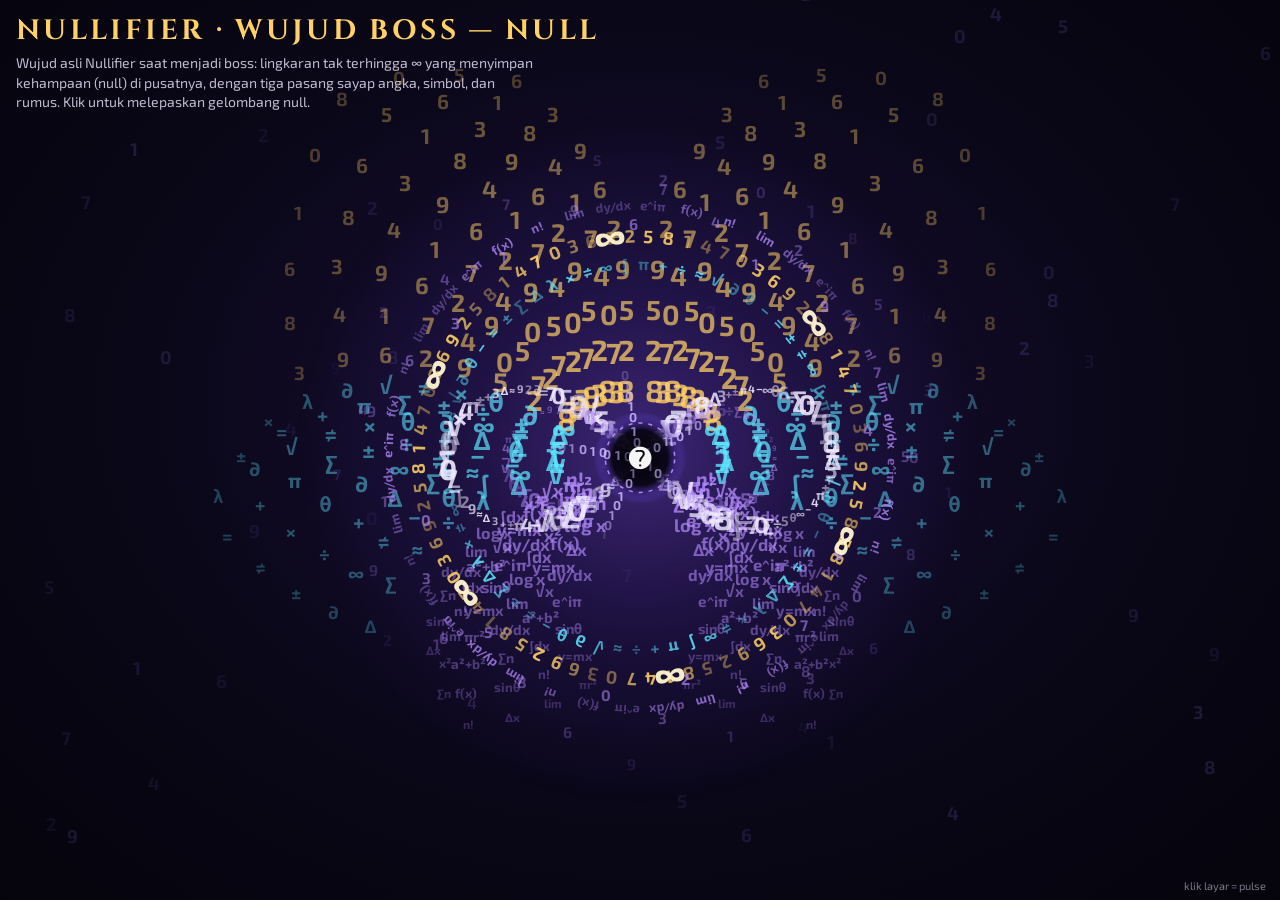
<file: karakter/Nullifier — Wujud Boss (Null).html>
<!DOCTYPE html><html lang="id"><head><meta charset="utf-8"><meta name="viewport" content="width=device-width, initial-scale=1, viewport-fit=cover"><title>NULLIFIER · WUJUD BOSS — NULL | NUMERA</title>
<link href="https://fonts.googleapis.com/css2?family=Cinzel:wght@600;800&family=Exo+2:wght@400;700&display=swap" rel="stylesheet">
<style>
:root{--bg:#07060f;--fg:#efe9ff;--gold:#ffd166;--cy:#5ee7ff;--vi:#b48cff;box-sizing:border-box;padding-top:env(safe-area-inset-top,0px);padding-bottom:env(safe-area-inset-bottom,0px)}
html,body{height:100%;margin:0;background:var(--bg);color:var(--fg);font-family:"Exo 2",system-ui,sans-serif;overflow:hidden}
body{display:flex;flex-direction:column}
.stage{flex:1;min-height:0;position:relative;background:radial-gradient(ellipse at 50% 45%,#1a1038 0%,#0a0718 55%,#05040c 100%)}
canvas{position:absolute;inset:0;cursor:pointer}
.cap{position:absolute;left:16px;top:12px;right:16px;pointer-events:none}
.cap h1{font-family:Cinzel,serif;font-size:clamp(18px,4vw,28px);margin:0;letter-spacing:.12em;color:var(--gold)}
.cap p{margin:4px 0 0;font-size:clamp(12px,2.6vw,14px);max-width:520px;opacity:.8;line-height:1.4}
.hint{position:absolute;right:14px;bottom:8px;font-size:11px;opacity:.5}
nav{display:flex;gap:8px;padding:10px 12px;justify-content:center;flex-wrap:wrap;background:#0b0816;border-top:1px solid #2c2150}
button{font:700 13px "Exo 2",sans-serif;color:var(--fg);background:#17102e;border:1px solid #3a2c6b;border-radius:8px;padding:9px 14px;cursor:pointer}
button.on{background:var(--gold);color:#2a1700;border-color:var(--gold)}
</style></head><body>
<div class="stage"><canvas id="c"></canvas><div class="cap"><h1 id="tt"></h1><p id="dd"></p></div><div class="hint">klik layar = pulse</div></div>
<script>
const C=document.getElementById('c'),x=C.getContext('2d');
const NUM='0123456789'.split(''),SYM='+−×÷=≠≈±∞√∑∫∂∆πθλ'.split(''),FRM=['x²','a²+b²','e^iπ','∑n','∫dx','f(x)','sinθ','log x','n!','y=mx','Δx','lim','√x','πr²','dy/dx'],MIX=NUM.concat(SYM);
const hs=i=>{const v=Math.sin(i*127.1+311.7)*43758.5453;return v-Math.floor(v)};
let W,H,S,dpr,cur=0,MO=0,P=0,CP={x:0,y:0},T0=performance.now();
function rs(){const r=C.parentElement.getBoundingClientRect();dpr=Math.min(devicePixelRatio||1,2);W=r.width;H=r.height;C.width=W*dpr;C.height=H*dpr;C.style.width=W+'px';C.style.height=H+'px';S=Math.min(W/760,H/700)}
addEventListener('resize',rs);rs();
function g(ch,px,py,sz,col,a,rot){x.save();x.globalAlpha=Math.max(0,a)*MO;x.fillStyle=col;x.font=`700 ${Math.max(6,sz)}px "Exo 2",monospace`;x.translate(px,py);if(rot)x.rotate(rot);x.fillText(ch,0,0);x.restore()}
function core(px,py,r,t){CP={x:px,y:py};x.save();x.globalAlpha=MO;
 const gl=x.createRadialGradient(px,py,0,px,py,r*3.4);gl.addColorStop(0,`rgba(255,230,150,${.55+.3*P})`);gl.addColorStop(.4,'rgba(255,170,60,.18)');gl.addColorStop(1,'rgba(255,170,60,0)');
 x.fillStyle=gl;x.beginPath();x.arc(px,py,r*3.4,0,7);x.fill();x.translate(px,py);
 for(let i=0;i<3;i++){x.save();x.rotate(t*(.6+i*.3)*(i%2?-1:1)+i);x.strokeStyle=i==1?'#5ee7ff':'#ffd166';x.globalAlpha=.8*MO;x.lineWidth=1.5;const q=r*(1.35-i*.25);x.strokeRect(-q,-q,2*q,2*q);x.restore()}
 x.shadowColor='#ffd166';x.shadowBlur=24;x.fillStyle='#fff3c4';x.beginPath();x.arc(0,0,r*.6*(1+.08*Math.sin(t*4)+.25*P),0,7);x.fill();
 x.shadowBlur=0;x.fillStyle='#7a3b00';x.font=`800 ${r*.85}px Cinzel,serif`;x.fillText('Σ',0,r*.04);x.restore()}
function eye(px,py,r,col){x.save();x.globalAlpha=MO;x.shadowColor=col;x.shadowBlur=14;x.fillStyle=col;x.beginPath();x.arc(px,py,r,0,7);x.fill();x.restore()}
const WS=[{set:NUM,col:'#ffd166',a0:-88,a1:-28,L:300,n:9,sz:22},{set:SYM,col:'#5ee7ff',a0:-22,a1:18,L:270,n:8,sz:21},{set:FRM,col:'#b48cff',a0:26,a1:62,L:200,n:6,sz:14}];
function wings(cx,cy,t){WS.forEach((w,k)=>{for(let sd=-1;sd<=1;sd+=2)for(let i=0;i<w.n;i++){
 const u=i/(w.n-1),ang=(w.a0+(w.a1-w.a0)*u)*Math.PI/180+Math.sin(t*1.6-k*.5)*.14*(1+P*2),len=w.L*S*(1-.45*Math.abs(u-.35)),m=Math.floor(len/(w.sz*S*1.2));
 for(let j=1;j<=m;j++){const r=j*len/m+18*S,v=j/m,a=ang+v*v*.35;
  g(w.set[(i*5+j*3+Math.floor(t*2+j*.5))%w.set.length],cx+sd*(Math.cos(a)*r+14*S),cy+Math.sin(a)*r,w.sz*S*(1-v*.4),w.col,(1-v*.7)*.9)}}})}
function prof(s){return Math.pow(Math.sin(Math.PI*Math.min(1,s*.85+.05)),.7)}
function ser(cx,cy,t,o){const pts=[];
 for(let i=0;i<=o.N;i++){const s=i/o.N;pts.push({s,x:cx+o.fx(s,t)*S,y:cy+(o.y0-(o.y0-o.y1)*s)*S})}
 pts.forEach((p,i)=>{const a=pts[Math.max(0,i-1)],b=pts[Math.min(o.N,i+1)],ta=Math.atan2(b.y-a.y,b.x-a.x),nx=-Math.sin(ta),ny=Math.cos(ta),pr=prof(p.s),wd=(4+o.w*pr)*S,sz=(11+10*pr)*S;
  const rows=wd>o.th*S?[-1,0,1]:[0];
  rows.forEach(r=>g(o.set[(i*3+(r+1)*2+Math.floor(t*3-i*.3))%o.set.length],p.x+nx*r*wd*.85,p.y+ny*r*wd*.85,sz*(r?.8:1),o.col(p.s),.95-Math.abs(r)*.2));
  if(o.spike&&i%3==0)for(let sd=-1;sd<=1;sd+=2)g('∆',p.x+nx*sd*(wd+12*S),p.y+ny*sd*(wd+12*S),(10+9*pr)*S,'#ff9a3c',.85,ta+sd*1.5)});
 return pts}
function tri(px,py,a,b,c){const d=(b[1]-c[1])*(a[0]-c[0])+(c[0]-b[0])*(a[1]-c[1]),l1=((b[1]-c[1])*(px-c[0])+(c[0]-b[0])*(py-c[1]))/d,l2=((c[1]-a[1])*(px-c[0])+(a[0]-c[0])*(py-c[1]))/d;return l1>=0&&l2>=0&&l1+l2<=1}
function mk(test,x0,x1,y0,y1,st,set){const r=[];let n=0;for(let yy=y0;yy<=y1;yy+=st)for(let xx=x0;xx<=x1;xx+=st){if(test(xx,yy)){r.push({x:xx,y:yy,ch:set[Math.floor(hs(n*3+1)*set.length)],ph:hs(n)*6.28});}n++}return r}
function motes(t,col){for(let i=0;i<45;i++)g(NUM[i%10],hs(i)*W,H+20-((t*(12+hs(i+9)*20)+hs(i+3)*H)%(H+40)),12*S+3,col,.07+.1*hs(i+5))}
function orbit(cx,cy,n,rx,ry,tl,sp,set,sz,col,t){for(let i=0;i<n;i++){const a=t*sp+6.283*i/n,ex=Math.cos(a)*rx,ey=Math.sin(a)*ry,dp=(Math.sin(a)+1)/2;
 g(set[(i*3+Math.floor(t))%set.length],cx+ex*Math.cos(tl)-ey*Math.sin(tl),cy+ex*Math.sin(tl)+ey*Math.cos(tl),sz*S*(.7+.5*dp),col,.4+.6*dp)}}
function lem(a,u){const s=Math.sin(u),d=1+s*s;return[a*Math.cos(u)/d,a*s*Math.cos(u)/d]}
const FN=function(cx,cy,t){const OX=cx,OY=cy+6*S,rk=1+P*.22;motes(t,'#9a86ff');
 x.save();x.globalAlpha=MO;const hl=x.createRadialGradient(OX,OY,20*S,OX,OY,270*S);hl.addColorStop(0,'rgba(140,90,255,.3)');hl.addColorStop(.5,'rgba(90,50,200,.14)');hl.addColorStop(1,'rgba(90,50,200,0)');x.fillStyle=hl;x.beginPath();x.arc(OX,OY,270*S,0,7);x.fill();x.restore();
 const s0=S;S=s0*1.12;wings(OX,OY,t);S=s0;
 const ring=(r,n,set,sz,col,sp,al)=>{for(let i=0;i<n;i++){const a=t*sp+6.2832*i/n,j=P*(hs(i+Math.floor(t*12))-.5)*14*S;g(set[(i*3+Math.floor(t*2))%set.length],OX+Math.cos(a)*r*rk*S+j,OY+Math.sin(a)*r*rk*S+j,sz*S,col,al*(.7+.3*Math.sin(t*3+i)),a+Math.PI/2)}};
 ring(196,40,FRM,10,'#b48cff',.08,.8);ring(172,72,NUM,14,'#ffd166',.15,.95);ring(150,64,SYM,13,'#5ee7ff',-.22,.9);
 for(let i=0;i<60;i++){const ph=(t*.2+i/60)%1,a=i*2.399,r=(172+ph*80)*S;g(NUM[i%10],OX+Math.cos(a)*r,OY+Math.sin(a)*r,12*S,'#b48cff',(1-ph)*.7)}
 for(let k=0;k<2;k++){const n=k?90:130,a=(k?105:150)*S*rk;for(let i=0;i<n;i++){const u=i/n*6.283+t*(k?-.35:.4),[px,py]=lem(a,u),gl=Math.random()<.004+P*.03?(Math.random()-.5)*18*S:0;
  g(MIX[(i*7+Math.floor(t*2+i*.1))%MIX.length],OX+px+gl,OY+py,(k?14:21)*S*(.8+.4*Math.sin(t*3+i*.3)),k?'#b48cff':'#efe9ff',(k?.6:.95)*(.75+.25*Math.sin(t*5+i)))}}
 x.save();x.globalAlpha=MO;const vg=x.createRadialGradient(OX,OY,0,OX,OY,36*S);vg.addColorStop(0,'#000');vg.addColorStop(.6,'#0a0618');vg.addColorStop(1,'rgba(120,80,255,0)');x.fillStyle=vg;x.beginPath();x.arc(OX,OY,36*S,0,7);x.fill();
 x.strokeStyle='#b48cff';x.setLineDash([4,6]);x.lineDashOffset=-t*20;x.lineWidth=1.5;x.beginPath();x.arc(OX,OY,27*S*(1+P*.4),0,7);x.stroke();x.restore();
 for(let i=0;i<44;i++){const ph=(t*.25+i/44)%1,a=i*2.4+ph*5,r=(1-ph)*72*S;g(i%2?'1':'0',OX+Math.cos(a)*r,OY+Math.sin(a)*r,10*S,'#cdb8ff',Math.sin(ph*3.14)*.9)}
 g('∅',OX,OY,30*S,'#fff',.7+.3*Math.sin(t*3),0);
 for(let k=0;k<6;k++){const a=t*.15+k*1.0472;g('∞',OX+Math.cos(a)*172*rk*S,OY+Math.sin(a)*172*rk*S,30*S,'#fff4cf',1,a+Math.PI/2)}
 CP={x:OX,y:OY}};
document.getElementById('tt').textContent='NULLIFIER · WUJUD BOSS — NULL';document.getElementById('dd').textContent='Wujud asli Nullifier saat menjadi boss: lingkaran tak terhingga ∞ yang menyimpan kehampaan (null) di pusatnya, dengan tiga pasang sayap angka, simbol, dan rumus. Klik untuk melepaskan gelombang null.';document.title='NULLIFIER · WUJUD BOSS — NULL'+' | NUMERA';
C.addEventListener('pointerdown',()=>P=1);
function frame(now){const t=(now-T0)/1000;x.setTransform(dpr,0,0,dpr,0,0);x.clearRect(0,0,W,H);MO=Math.min(1,MO+.03);x.textAlign='center';x.textBaseline='middle';
 FN(W/2,H/2,t);
 if(P>.02){x.save();x.globalAlpha=P*MO;x.strokeStyle='#ffd166';x.lineWidth=3;x.beginPath();x.arc(CP.x,CP.y,(1-P)*320*S,0,7);x.stroke();x.restore()}
 P*=.95;requestAnimationFrame(frame)}
requestAnimationFrame(frame);
</script></body></html>
</file>
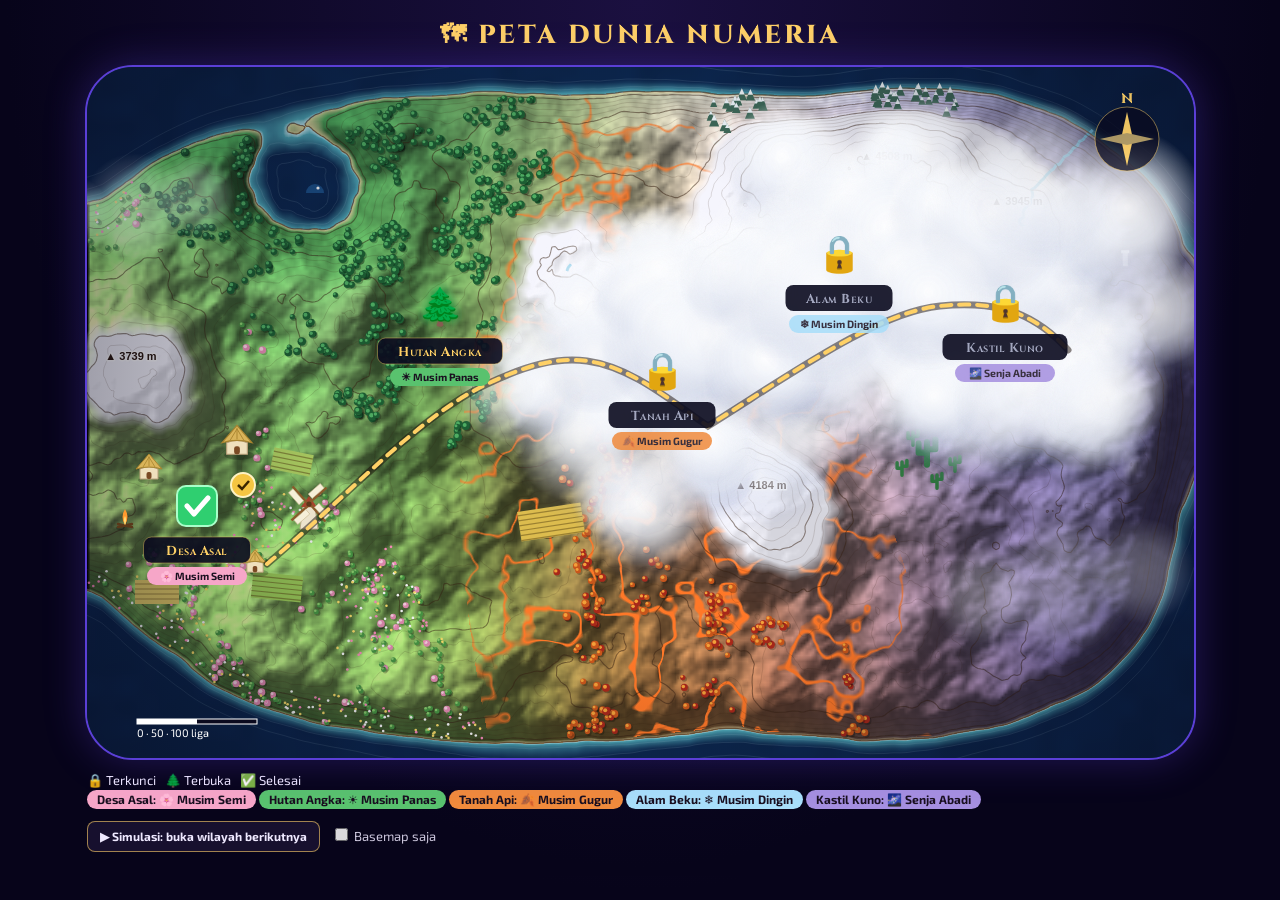
<file: karakter/Peta Topografi Numeria — NUMERA (1).html>
<!DOCTYPE html><html lang="id"><head><meta charset="utf-8"><meta name="viewport" content="width=device-width, initial-scale=1, viewport-fit=cover"><title>Peta Topografi Numeria — NUMERA</title>
<link href="https://fonts.googleapis.com/css2?family=Cinzel:wght@600;800&family=Exo+2:wght@400;700&display=swap" rel="stylesheet">
<style>
:root{--gold:#ffd166;--fg:#efe9ff;box-sizing:border-box;padding-top:env(safe-area-inset-top,0px);padding-bottom:env(safe-area-inset-bottom,0px)}
html,body{min-height:100%;margin:0;background:radial-gradient(ellipse at 50% 0%,#1b1040,#07041a 70%);color:var(--fg);font-family:"Exo 2",system-ui,sans-serif}
body{display:flex;flex-direction:column;align-items:center;padding:18px 0 24px}
h1{font:800 clamp(17px,3.4vw,26px) Cinzel,serif;color:var(--gold);letter-spacing:.1em;margin:0 0 12px}
.fr{position:relative;width:min(1107px,94vw);aspect-ratio:1107/691;border-radius:48px;border:2px solid #5b3fd6;box-shadow:0 0 40px #5b3fd655;overflow:hidden;background:#0f2a4d}
canvas,svg{position:absolute;inset:0;width:100%;height:100%;display:block}
.bar{width:min(1107px,94vw);margin-top:12px;font-size:13px;display:flex;justify-content:space-between;gap:10px;flex-wrap:wrap;align-items:center}
.ch{display:inline-block;padding:2px 10px;border-radius:12px;color:#1a1020;font-weight:700;font-size:12px;margin:2px 3px 2px 0}
label{cursor:pointer;opacity:.85}.nd{cursor:pointer}.lb{font:700 13px Cinzel,serif;font-variant:small-caps;text-anchor:middle;letter-spacing:.04em}.sn{font:700 10.5px "Exo 2",sans-serif;text-anchor:middle;fill:#1a1020}
button{font:700 12px "Exo 2",sans-serif;color:#efe9ff;background:#17102e;border:1px solid #ffd16699;border-radius:8px;padding:7px 12px;cursor:pointer;margin-right:8px}.fl{transform-box:fill-box;transform-origin:50% 100%;animation:fk .5s infinite alternate}@keyframes fk{to{transform:scale(.8,1.15)}}.sm{transform-box:fill-box;transform-origin:center;fill:#ddd;opacity:0;animation:sk 2.4s infinite}@keyframes sk{0%{opacity:.5;transform:translateY(0) scale(.6)}100%{opacity:0;transform:translateY(-26px) scale(1.6)}}
</style></head><body>
<h1>🗺 PETA DUNIA NUMERIA</h1>
<div class="fr"><canvas id="cv" width="1107" height="691"></canvas><canvas id="cl" width="1107" height="691" style="pointer-events:none"></canvas><svg id="m" viewBox="0 0 1107 691" preserveAspectRatio="none"></svg></div>
<div class="bar"><span id="lg">🔒 Terkunci &nbsp; 🌲 Terbuka &nbsp; ✅ Selesai</span><span><button id="dm">▶ Simulasi: buka wilayah berikutnya</button> <label><input type="checkbox" id="bo"> Basemap saja</label></span></div>
<script>
/* Posisi node tetap sama dengan game (bingkai 1107×691): desa 9.9%,63.5% · hutan 31.9%,34.7% · api 51.9%,44.0% · beku 67.9%,27.1% · kastil 82.9%,34.2% */
const $=s=>document.querySelector(s),hx=h=>[1,3,5].map(i=>parseInt(h.substr(i,2),16));
const W=1107,H=691,G=3,GW=Math.ceil(W/G)+2,GH=Math.ceil(H/G)+2,SL=.2;
const R=[{id:'desa',n:'Desa Asal',x:110,y:439,st:'done',s:'🌸 Musim Semi',sc:'#f6a6c8',pal:['#7fcf63','#a9dc72','#d8e6a0']},
{id:'hutan',n:'Hutan Angka',x:353,y:240,st:'open',s:'☀ Musim Panas',sc:'#59c26e',pal:['#1f6b3a','#2f8a4c','#6e9a62']},
{id:'api',n:'Tanah Api',x:575,y:304,st:'lock',s:'🍂 Musim Gugur',sc:'#f08a3c',pal:['#c97a34','#a04a20','#4c2014']},
{id:'beku',n:'Alam Beku',x:752,y:187,st:'lock',s:'❄ Musim Dingin',sc:'#a8defa',pal:['#cfe5f1','#e6f3fa','#ffffff']},
{id:'kastil',n:'Kastil Kuno',x:918,y:236,st:'lock',s:'🌌 Senja Abadi',sc:'#a58fe0',pal:['#6e62a8','#54478a','#a79fcf']}];
R.forEach(r=>r.p=r.pal.map(hx));
const LD='M-30 330C-30 270-26 230-20 200C-5 150 30 130 60 110C100 80 140 70 180 60C230 45 280 40 330 36C400 30 460 30 520 30C580 30 640 36 700 40C760 40 820 30 880 34C930 40 975 55 1010 80C1050 110 1075 140 1090 170C1100 220 1102 260 1100 300C1100 350 1095 390 1090 430C1085 480 1075 515 1060 550C1040 590 1015 612 980 630C930 655 880 662 820 668C760 668 700 658 640 660C580 665 530 670 470 672C410 672 350 668 290 660C230 650 190 640 140 620C100 600 70 570 40 540C10 510-15 480-20 450Z';
let rs=11;const rnd=()=>(rs=rs*16807%2147483647)/2147483647;
const h2=(i,j)=>{const v=Math.sin(i*127.1+j*311.7+3.7)*43758.5453;return v-Math.floor(v)};
function vn(x,y){const i=Math.floor(x),j=Math.floor(y),fx=x-i,fy=y-j,u=fx*fx*(3-2*fx),v=fy*fy*(3-2*fy);return h2(i,j)*(1-u)*(1-v)+h2(i+1,j)*u*(1-v)+h2(i,j+1)*(1-u)*v+h2(i+1,j+1)*u*v}
function fbm(x,y,o){let a=.5,s=0,f=1;for(let k=0;k<o;k++){s+=a*vn(x*f,y*f);f*=2;a*=.5}return s}
const mc=document.createElement('canvas');mc.width=GW;mc.height=GH;const mx=mc.getContext('2d');mx.scale(1/G,1/G);mx.fillStyle='#fff';mx.fill(new Path2D(LD));
const md=mx.getImageData(0,0,GW,GH).data;let M=new Float32Array(GW*GH);for(let i=0;i<M.length;i++)M[i]=md[i*4]/255;
function bx(a,r){const t=new Float32Array(a.length),o=new Float32Array(a.length);
 for(let j=0;j<GH;j++)for(let i=0;i<GW;i++){let s=0,c=0;for(let k=-r;k<=r;k++){const q=i+k;if(q>=0&&q<GW){s+=a[j*GW+q];c++}}t[j*GW+i]=s/c}
 for(let j=0;j<GH;j++)for(let i=0;i<GW;i++){let s=0,c=0;for(let k=-r;k<=r;k++){const q=j+k;if(q>=0&&q<GH){s+=t[q*GW+i];c++}}o[j*GW+i]=s/c}return o}
M=bx(bx(bx(M,5),5),5);
const B=[[44,305,.5,55],[674,434,.55,48],[655,225,.6,42],[800,105,.45,60],[700,100,.4,50],[860,265,.35,60],[930,150,.35,70],[1000,340,.3,60],[250,250,.25,60],[430,330,.2,50],[480,190,.3,70],[221,125,-.6,48]];
const E=new Float32Array(GW*GH),SH=new Float32Array(GW*GH);
for(let j=0;j<GH;j++)for(let i=0;i<GW;i++){const x=i*G,y=j*G;let e=.3+.42*fbm(x*.011,y*.011,5);for(const b of B){const dx=x-b[0],dy=y-b[1];e+=b[2]*Math.exp(-(dx*dx+dy*dy)/(2*b[3]*b[3]))}E[j*GW+i]=M[j*GW+i]*e}
for(let j=1;j<GH-1;j++)for(let i=1;i<GW-1;i++){const k=j*GW+i,dx=(E[k+1]-E[k-1])/(2*G),dy=(E[k+GW]-E[k-GW])/(2*G),nx=-dx*170,ny=-dy*170,I=(-.6*nx-.6*ny+.52)/Math.sqrt(nx*nx+ny*ny+1);SH[k]=Math.max(.5,Math.min(1.5,.42+1.1*I))}
function bs(a,x,y){const gx=x/G,gy=y/G,i=Math.floor(gx),j=Math.floor(gy),fx=gx-i,fy=gy-j,k=j*GW+i;return a[k]*(1-fx)*(1-fy)+a[k+1]*fx*(1-fy)+a[k+GW]*(1-fx)*fy+a[k+GW+1]*fx*fy}
const WA=new Float32Array(5);function ws(x,y){let s=0;for(let k=0;k<5;k++){const dx=x-R[k].x,dy=y-R[k].y;s+=WA[k]=Math.exp(-(dx*dx+dy*dy)/52000)}for(let k=0;k<5;k++)WA[k]/=s}
const cx=$('#cv').getContext('2d'),img=cx.createImageData(W,H),D=img.data;
for(let y=0;y<H;y++)for(let x=0;x<W;x++){const e=bs(E,x,y),sh=bs(SH,x,y),o=(y*W+x)*4;let r,g,b;ws(x,y);
 if(e<SL){const dp=Math.pow(Math.min(1,(SL-e)/SL*1.8),.8);r=92-80*dp;g=196-156*dp;b=207-127*dp;const f=Math.max(0,(e-(SL-.012))/.012)*.7;r+=(235-r)*f;g+=(250-g)*f;b+=(255-b)*f;const wv=.93+.1*vn(x*.05,y*.05);r*=wv;g*=wv;b*=wv}
 else{const t=Math.min(1,(e-SL)/.7);r=g=b=0;for(let k=0;k<5;k++){const p=R[k].p,w=WA[k],a=t<.5?p[0]:p[1],c=t<.5?p[1]:p[2],u=t<.5?t*2:(t-.5)*2;r+=w*(a[0]+(c[0]-a[0])*u);g+=w*(a[1]+(c[1]-a[1])*u);b+=w*(a[2]+(c[2]-a[2])*u)}
  const tx=(.88+.24*(vn(x*.07,y*.07)*.5+vn(x*.21,y*.21)*.5))*sh;r*=tx;g*=tx;b*=tx;
  if(WA[2]>.3&&t>.04){const rd=1-Math.abs(2*fbm(x*.025+9,y*.025+3,3)-1);if(rd>.93){const q=Math.min(1,(rd-.93)/.05*WA[2]*1.6);r+=(255-r)*q;g+=(120-g)*q;b+=(40-b)*q}}
  const s=Math.max(0,Math.min(1,(t-(.8-.45*WA[3]))/.12)),sn=245*Math.min(1,.72+.3*sh);r+=(sn-r)*s;g+=(sn-g)*s;b+=(sn+8-b)*s;
  const bc=Math.max(0,1-(e-SL)/.03)*(1-WA[3]*.6)*.9;r+=(232-r)*bc;g+=(217-g)*bc;b+=(164-b)*bc}
 D[o]=r;D[o+1]=g;D[o+2]=b;D[o+3]=255}
cx.putImageData(img,0,0);
/* sungai */
[[800,115],[480,205],[660,240],[935,160]].forEach(s=>{let i=Math.round(s[0]/G),j=Math.round(s[1]/G),pts=[[i*G,j*G]];
 for(let n=0;n<500;n++){let bk=-1,bv=E[j*GW+i];for(let a=-1;a<=1;a++)for(let c=-1;c<=1;c++){if(!a&&!c)continue;const ii=i+c,jj=j+a;if(ii<1||jj<1||ii>=GW-1||jj>=GH-1)continue;const v=E[jj*GW+ii];if(v<bv){bv=v;bk=[ii,jj]}}
  if(bk==-1)break;i=bk[0];j=bk[1];pts.push([i*G+(rnd()-.5)*2,j*G+(rnd()-.5)*2]);if(bv<SL)break}
 [['#2f78a8',1],['#6cc3e6',0]].forEach(([c,w])=>{cx.beginPath();pts.forEach((p,k)=>k?cx.lineTo(p[0],p[1]):cx.moveTo(p[0],p[1]));cx.strokeStyle=c;cx.lineWidth=1.6+w*0+(w?0:1.4);cx.globalAlpha=.9;cx.lineJoin='round';cx.stroke();cx.globalAlpha=1})});
/* garis kontur */
const SG=[[],[[3,0]],[[0,1]],[[3,1]],[[1,2]],[[3,0],[1,2]],[[0,2]],[[3,2]],[[3,2]],[[0,2]],[[0,1],[3,2]],[[1,2]],[[3,1]],[[0,1]],[[3,0]],[]];
function ct(L,col,lw){cx.beginPath();for(let j=0;j<GH-1;j++)for(let i=0;i<GW-1;i++){const k=j*GW+i,v0=E[k],v1=E[k+1],v2=E[k+GW+1],v3=E[k+GW],c=(v0>L)|(v1>L)<<1|(v2>L)<<2|(v3>L)<<3;if(c==0||c==15)continue;
 const X=i*G,Y=j*G,t=(a,b)=>(L-a)/(b-a)*G,P=[[X+t(v0,v1),Y],[X+G,Y+t(v1,v2)],[X+t(v3,v2),Y+G],[X,Y+t(v0,v3)]];
 SG[c].forEach(s=>{cx.moveTo(P[s[0]][0],P[s[0]][1]);cx.lineTo(P[s[1]][0],P[s[1]][1])})}cx.strokeStyle=col;cx.lineWidth=lw;cx.stroke()}
for(let L=SL-.05,n=0;L>.01&&n<4;L-=.06,n++)ct(L,'rgba(210,240,255,.16)',.7);
for(let L=SL+.04,n=0;L<1.25;L+=.05,n++)n%4==0?ct(L,'rgba(55,32,18,.5)',1.1):ct(L,'rgba(55,32,18,.24)',.6);
ct(SL,'rgba(80,52,28,.7)',1.3);
/* vegetasi */
const nd=(x,y,m)=>R.every(r=>Math.hypot(x-r.x,y-r.y)>m),
tree=(x,y,s,a,b)=>{cx.fillStyle='rgba(0,0,0,.25)';cx.beginPath();cx.arc(x+1.5,y+1.5,3.2*s,0,7);cx.fill();cx.fillStyle=a;cx.beginPath();cx.arc(x,y,3.2*s,0,7);cx.fill();cx.fillStyle=b;cx.beginPath();cx.arc(x-1,y-1,1.6*s,0,7);cx.fill()},
pine=(x,y,s)=>{cx.fillStyle='#3f6b5a';cx.beginPath();cx.moveTo(x,y-9*s);cx.lineTo(x+4*s,y+1);cx.lineTo(x-4*s,y+1);cx.fill();cx.fillStyle='#f4fbff';cx.beginPath();cx.moveTo(x,y-9*s);cx.lineTo(x+2.3*s,y-4*s);cx.lineTo(x-2.3*s,y-4*s);cx.fill()};
function veg(k,cnt,lo,hi,fn,fm){let c=0;for(let n=0;n<14000&&c<cnt;n++){const x=rnd()*W,y=rnd()*H,e=bs(E,x,y);if(e<SL+lo||e>SL+hi||!nd(x,y,42))continue;ws(x,y);if(WA[k]<.5)continue;if(fm&&fbm(x*.03,y*.03,3)<fm)continue;fn(x,y);c++}}
veg(1,1100,.05,.5,(x,y)=>tree(x,y,.8+rnd()*.6,'#1d5f33','#4fae63'),.47);
veg(0,260,.03,.35,(x,y)=>rnd()<.3?tree(x,y,.8+rnd()*.4,'#e88fb5','#ffd6e6'):tree(x,y,.8,'#4a9a45','#8fd070'),.5);
veg(0,320,.03,.3,(x,y)=>{cx.fillStyle=['#fff','#ffe36b','#ff8fc0'][Math.floor(rnd()*3)];cx.beginPath();cx.arc(x,y,1.3,0,7);cx.fill()});
veg(2,180,.05,.4,(x,y)=>tree(x,y,.8+rnd()*.5,rnd()<.5?'#c8561b':'#a8281a','#f2a03a'),.5);
veg(3,420,.05,.45,(x,y)=>pine(x,y,.8+rnd()*.5),.45);
[[464,455,64,30,-.15,'#dcbc4e'],[190,520,50,26,.1,'#9fd05a'],[70,525,44,24,0,'#e6cf6a'],[205,395,40,22,.2,'#b7da66']].forEach(f=>{cx.save();cx.translate(f[0],f[1]);cx.rotate(f[4]);cx.fillStyle=f[5];cx.fillRect(-f[2]/2,-f[3]/2,f[2],f[3]);cx.strokeStyle='rgba(90,70,20,.5)';cx.lineWidth=1.2;for(let y=-f[3]/2+4;y<f[3]/2;y+=5){cx.beginPath();cx.moveTo(-f[2]/2,y);cx.lineTo(f[2]/2,y);cx.stroke()}cx.restore()});
[[840,387],[815,402],[868,398],[850,415],[826,372]].forEach((c,i)=>{const s=i?.7:1.2;cx.strokeStyle='#2f7a3f';cx.lineCap='round';cx.lineWidth=5*s;cx.beginPath();cx.moveTo(c[0],c[1]+9*s);cx.lineTo(c[0],c[1]-10*s);cx.moveTo(c[0],c[1]-1*s);cx.lineTo(c[0]-7*s,c[1]-1*s);cx.lineTo(c[0]-7*s,c[1]-9*s);cx.moveTo(c[0],c[1]-4*s);cx.lineTo(c[0]+7*s,c[1]-4*s);cx.lineTo(c[0]+7*s,c[1]-12*s);cx.stroke()});
for(let i=0;i<9;i++){const a=i*.7+.3,d=70+rnd()*60,x=918+Math.cos(a)*d,y=236+Math.sin(a)*d*.8;cx.fillStyle='#d9d2f0';cx.fillRect(x-2.5,y-12,5,14);cx.fillStyle='#fff';cx.fillRect(x-4,y-14,8,3)}
cx.fillStyle='#1b4f86';cx.beginPath();cx.arc(228,126,9,Math.PI,0);cx.fill();cx.fillStyle='#fff';cx.beginPath();cx.arc(231,121,1.6,0,7);cx.fill();
cx.font='700 11px "Exo 2",sans-serif';cx.textAlign='center';cx.lineJoin='round';
[[44,305],[674,434],[655,225],[800,105],[930,150]].forEach(p=>{const t='▲ '+Math.round((bs(E,p[0],p[1])-SL)*5200)+' m';cx.strokeStyle='rgba(255,255,255,.75)';cx.lineWidth=3;cx.strokeText(t,p[0],p[1]-12);cx.fillStyle='#2b1a12';cx.fillText(t,p[0],p[1]-12)});
const vg=cx.createRadialGradient(W/2,H/2,H*.35,W/2,H/2,W*.62);vg.addColorStop(0,'rgba(5,3,20,0)');vg.addColorStop(1,'rgba(5,3,20,.5)');cx.fillStyle=vg;cx.fillRect(0,0,W,H);
/* overlay */
const RT='M180 497C260 430 330 350 400 317C440 298 470 290 500 294C545 300 585 335 621 359C700 310 790 245 853 239C880 236 900 238 918 242C945 250 965 265 981 283';
const INIT=['done','open','lock','lock','lock'],ICON={hutan:'🌲',api:'🌋',beku:'❄',kastil:'🏰'};
const hut=(x,y,s=1)=>`<g transform="translate(${x} ${y}) scale(${s})"><ellipse cx="2" cy="9" rx="13" ry="4" fill="#000" opacity=".22"/><path d="M-9 8V-2Q0-6 9-2V8Z" fill="#efe0bd" stroke="#b9a07a"/><path d="M-13-2L0-17L13-2Q0-6-13-2Z" fill="#d9b45a" stroke="#a8842f"/><path d="M-6-4L0-14M0-5V-15M6-4L0-14" stroke="#a8842f" stroke-width=".8"/><rect x="-2.5" y="1" width="5" height="7" rx="2" fill="#7a4a24"/></g>`;
const VL=`<g>${hut(62,404)+hut(150,378,1.15)+hut(168,498,.9)}
<g transform="translate(222 440)"><ellipse cx="2" cy="24" rx="16" ry="4" fill="#000" opacity=".22"/><path d="M-9 22L-6 0H6L9 22Z" fill="#ece3cc" stroke="#b9a98a"/><path d="M-8 0L0-11L8 0Z" fill="#a8442d"/><g transform="translate(0 -3)"><g><animateTransform attributeName="transform" type="rotate" from="0" to="360" dur="9s" repeatCount="indefinite"/>${[0,90,180,270].map(a=>`<g transform="rotate(${a})"><rect x="2" y="-2" width="22" height="2.5" fill="#8a5a2b"/><rect x="6" y="-8" width="16" height="6" fill="#f6efd8" stroke="#c9b98f" stroke-width=".6"/></g>`).join('')}</g><circle r="2.6" fill="#5a381a"/></g></g>
<g transform="translate(38 458)"><ellipse cy="3" rx="9" ry="3" fill="#000" opacity=".25"/><path d="M-7 2L7-1M-7-1L7 2" stroke="#5a381a" stroke-width="2.4" stroke-linecap="round"/><path class="fl" d="M0 0Q-5-8 0-16Q5-8 0 0Z" fill="#ff9a2e"/><path class="fl" d="M0 0Q-2-5 0-9Q2-5 0 0Z" fill="#ffe27a"/><circle class="sm" cy="-18" r="3"/><circle class="sm" cy="-18" r="3" style="animation-delay:-1.2s"/></g></g>`;
$('#m').innerHTML=`<defs><filter id="gw"><feGaussianBlur stdDeviation="5" result="b"/><feMerge><feMergeNode in="b"/><feMergeNode in="SourceGraphic"/></feMerge></filter></defs>${VL}
<g id="dy"><path d="${RT}" fill="none" stroke="#1a0f08" stroke-opacity=".5" stroke-width="7" stroke-linecap="round"/><path d="${RT}" fill="none" stroke="#ffd166" stroke-width="4" stroke-dasharray="10 8" stroke-linecap="round"/><g id="nds"></g></g>
<g transform="translate(1040 72)" opacity=".92"><circle r="32" fill="#0b0a1ecc" stroke="#ffd16688"/><path d="M0-27L6 0L0 27L-6 0Z" fill="#ffd166"/><path d="M-27 0L0-6L27 0L0 6Z" fill="#b8a066"/><text y="-36" text-anchor="middle" font-family="Cinzel,serif" font-weight="800" font-size="14" fill="#ffd166">N</text></g>
<g transform="translate(50 652)"><rect width="120" height="5" fill="#0b0a1e" stroke="#fff" stroke-width="1"/><rect width="60" height="5" fill="#fff"/><text y="18" font-size="11" fill="#fff" font-family="Exo 2,sans-serif">0 · 50 · 100 liga</text></g>`;
function nodes(){$('#nds').innerHTML=R.map(r=>{const w=r.n.length*9+26,L=r.st=='lock',ic=r.st=='done'?`<rect x="-20" y="-20" width="40" height="40" rx="9" fill="#2fcf70" stroke="#a8ffc9" stroke-width="2"/><path d="M-10 0l7 8 14-16" stroke="#fff" stroke-width="5" fill="none" stroke-linecap="round" stroke-linejoin="round"/><circle cx="46" cy="-21" r="12" fill="#f5c542" stroke="#fff3c4" stroke-width="2"/><path d="M41-21l4 4 7-8" stroke="#3a2600" stroke-width="2.5" fill="none"/>`:`<text y="12" font-size="36" text-anchor="middle" ${L?'':'filter="url(#gw)"'}>${L?'🔒':ICON[r.id]}</text>`;
 return `<g class="nd" transform="translate(${r.x} ${r.y})" onclick="dispatchEvent(new CustomEvent('numera:select',{detail:{id:'${r.id}'}}))"><title>${r.n} — ${r.s}</title>${ic}<g transform="translate(0 44)"><rect x="${-w/2}" y="-13" width="${w}" height="26" rx="8" fill="#0b0a1ee6" ${L?'':'stroke="#ffd16666"'}/><text class="lb" y="5" fill="${L?'#a3a7bf':'#ffd166'}">${r.n}</text></g><g transform="translate(0 70)" opacity="${L?.85:1}"><rect x="-50" y="-9" width="100" height="18" rx="9" fill="${r.sc}"/><text class="sn" y="4">${r.s}</text></g></g>`}).join('')}
nodes();
$('#lg').innerHTML+='<br>'+R.map(r=>`<span class="ch" style="background:${r.sc}">${r.n}: ${r.s}</span>`).join('');
$('#bo').onchange=e=>$('#dy').style.display=e.target.checked?'none':'';
$('#dm').onclick=()=>{const i=R.findIndex(r=>r.st=='open');if(i<0)R.forEach((r,k)=>r.st=INIT[k]);else{R[i].st='done';if(R[i+1])R[i+1].st='open'}nodes()};
window.NUMERA_MAP={setState(id,st){const r=R.find(r=>r.id==id);if(r){r.st=st;nodes()}}};
/* awan animasi */
const cc=$('#cl').getContext('2d'),sp=document.createElement('canvas');sp.width=sp.height=256;
(()=>{const s=sp.getContext('2d');let g=s.createRadialGradient(128,152,0,128,152,110);g.addColorStop(0,'rgba(135,150,195,.5)');g.addColorStop(1,'rgba(135,150,195,0)');s.fillStyle=g;s.fillRect(0,0,256,256);g=s.createRadialGradient(128,118,0,128,118,112);g.addColorStop(0,'rgba(255,255,255,.98)');g.addColorStop(.5,'rgba(250,252,255,.75)');g.addColorStop(1,'rgba(255,255,255,0)');s.fillStyle=g;s.fillRect(0,0,256,256)})();
R.forEach(r=>{r.cv=r.st=='lock'?1:0;r.pf=[];for(let k=0;k<40;k++){const c=k<10;r.pf.push({a:rnd()*6.283,rad:c?rnd()*.35:Math.sqrt(rnd()),w:(rnd()-.5)*.12,ax:14+rnd()*26,ay:8+rnd()*14,sp:.15+rnd()*.25,ph:rnd()*6.283,s:c?150+rnd()*50:90+rnd()*90,al:.6+rnd()*.38})}});
const AM=[];for(let k=0;k<7;k++)AM.push({o:rnd()*1600,v:8+rnd()*10,y:60+rnd()*560,s:110+rnd()*90});
let T0=performance.now(),last=T0;
function loop(now){const t=(now-T0)/1000,dt=Math.min(.05,(now-last)/1000);last=now;cc.clearRect(0,0,W,H);
 AM.forEach(a=>{const x=((t*a.v+a.o)%(W+500))-250,y=a.y+Math.sin(t*.3+a.o)*8;cc.globalAlpha=.28;[[0,0,1],[a.s*.5,-a.s*.1,.75],[-a.s*.5,a.s*.05,.7]].forEach(q=>{const z=a.s*q[2];cc.drawImage(sp,x+q[0]-z/2,y+q[1]-z/2,z,z)})});
 R.forEach(r=>{const tg=r.st=='lock'?1:0;r.cv+=(tg-r.cv)*Math.min(1,dt*(tg?1.2:.7));if(r.cv<.01)return;const d=1-r.cv;
  r.pf.forEach(p=>{const an=p.a+t*p.w;let x=r.x+Math.cos(an)*p.rad*170+Math.cos(t*p.sp+p.ph)*p.ax,y=r.y+Math.sin(an)*p.rad*125+Math.sin(t*p.sp*.8+p.ph)*p.ay;
   const dx=x-r.x,dy=y-r.y,l=Math.hypot(dx,dy)||1;x+=dx/l*d*280;y+=dy/l*d*210-d*50;const z=p.s*(1+d*.4);cc.globalAlpha=p.al*r.cv;cc.drawImage(sp,x-z/2,y-z/2,z,z)})});
 requestAnimationFrame(loop)}
requestAnimationFrame(loop);
</script></body></html>
</file>
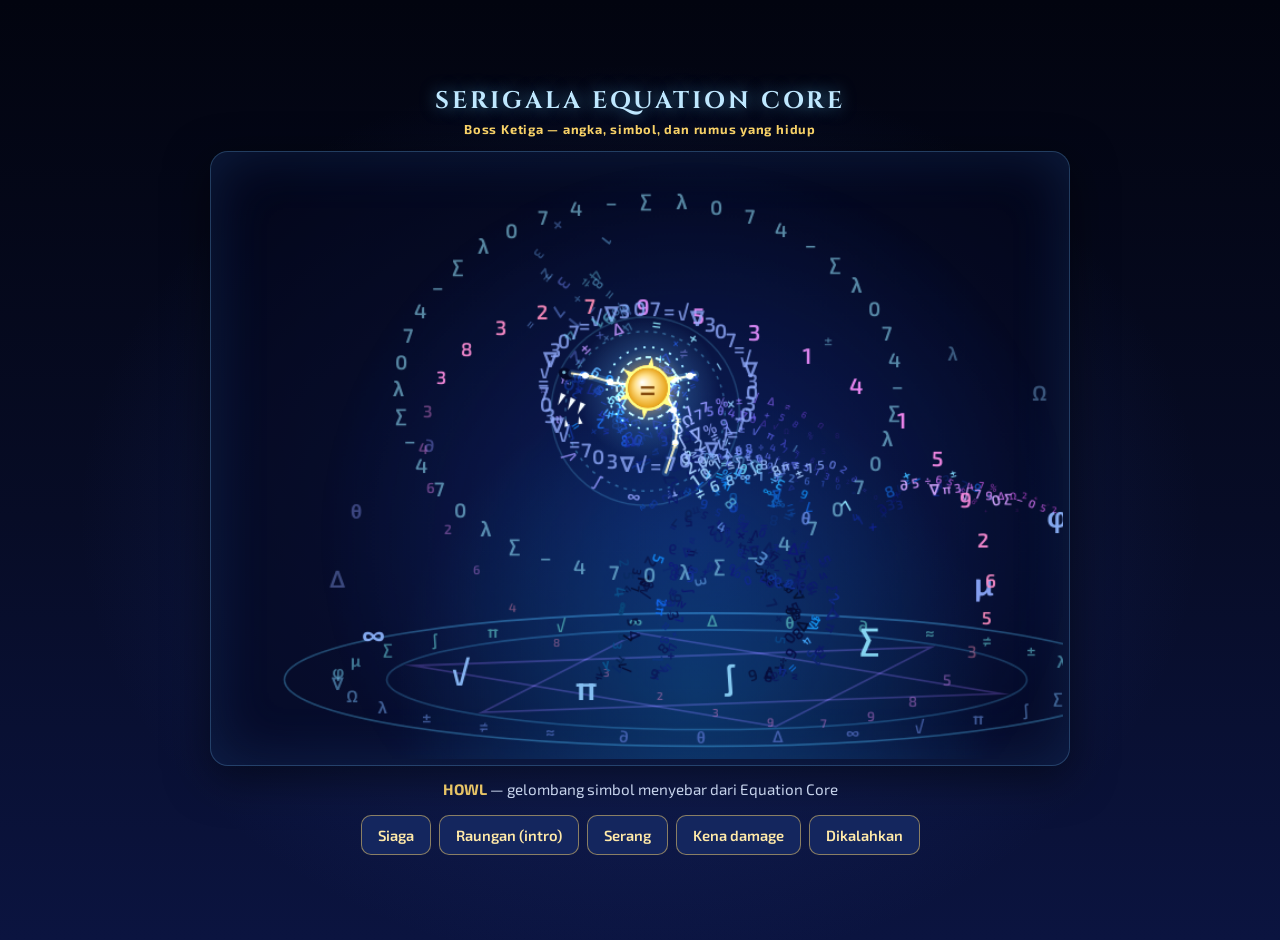
<file: karakter/serigala-boss-animasi.html>
<!DOCTYPE html>
<html lang="id">
<head>
<meta charset="UTF-8">
<meta name="viewport" content="width=device-width, initial-scale=1.0">
<title>NUMERA - Boss Ketiga: Serigala Equation Core</title>
<link href="https://fonts.googleapis.com/css2?family=Cinzel:wght@600&family=Exo+2:wght@400;600&display=swap" rel="stylesheet">
<style>
  :root { color-scheme: dark; }
  body {
    margin: 0; min-height: 100vh; display: flex; flex-direction: column;
    align-items: center; justify-content: center; gap: 14px; padding: 20px 14px;
    background:
      radial-gradient(ellipse at 50% 55%, rgba(40,70,170,.38) 0%, transparent 62%),
      linear-gradient(180deg, #02040f 0%, #070c26 55%, #0b1440 100%);
    font-family: 'Exo 2', system-ui, sans-serif; color: #dbe8ff;
  }
  h1 { font-family: 'Cinzel', serif; font-size: 1.5rem; margin: 0; letter-spacing: .12em; color: #bfe8ff; text-align: center; text-shadow: 0 0 16px rgba(95,200,255,.6); }
  h1 small { display: block; font-family: 'Exo 2', sans-serif; font-size: .8rem; letter-spacing: .06em; color: #ffd86b; margin-top: 4px; text-shadow: none; }
  .stage {
    width: min(860px, 97vw); border-radius: 18px; padding: 6px; box-sizing: border-box;
    background: rgba(4,8,30,.6); border: 1px solid rgba(110,190,255,.3);
    box-shadow: 0 0 60px rgba(70,150,255,.16) inset, 0 12px 44px rgba(0,0,0,.5);
  }
  canvas { width: 100%; height: auto; aspect-ratio: 760 / 540; display: block; border-radius: 12px; }
  .label { min-height: 1.4em; font-size: .95rem; opacity: .9; text-align: center; }
  .label b { color: #ffd86b; }
  .row { display: flex; flex-wrap: wrap; gap: 8px; justify-content: center; max-width: 760px; }
  .row button {
    font: inherit; font-weight: 600; font-size: .92rem; cursor: pointer; padding: 10px 16px; border-radius: 10px;
    border: 1px solid rgba(255,216,107,.5); background: #14265e; color: #ffe9a8;
    transition: transform .12s, background .12s;
  }
  .row button:hover { background: #1f3a8c; transform: translateY(-2px); }
  .row button:active { transform: translateY(0); }
</style>
</head>
<body>

<h1>SERIGALA EQUATION CORE<small>Boss Ketiga — angka, simbol, dan rumus yang hidup</small></h1>

<div class="stage"><canvas id="wolf" aria-label="Animasi serigala boss NUMERA"></canvas></div>
<div class="label" id="label"></div>

<div class="row">
  <button data-set="idle">Siaga</button>
  <button data-set="howl">Raungan (intro)</button>
  <button data-set="attack">Serang</button>
  <button data-set="hit">Kena damage</button>
  <button data-set="defeat">Dikalahkan</button>
</div>

<script>
/*
  Cara pakai di game (canvas #wolf harus ada):
    WolfBoss.setState('idle' | 'howl' | 'attack' | 'hit' | 'defeat')
  'howl', 'attack', 'hit' otomatis kembali ke 'idle'. 'defeat' bertahan sampai state lain dipilih.
*/
(function () {
  'use strict';

  var canvas = document.getElementById('wolf');
  var ctx = canvas.getContext('2d');
  var W = 760, H = 540, D = 1, BX = 0, BY = 0;
  var RM = !!(window.matchMedia && window.matchMedia('(prefers-reduced-motion: reduce)').matches);

  function fit() {
    D = Math.min(window.devicePixelRatio || 1, 2);
    canvas.width = Math.round(W * D);
    canvas.height = Math.round(H * D);
  }
  fit();
  window.addEventListener('resize', fit);

  /* ---------- util ---------- */
  var FONT = "'Exo 2','Segoe UI Symbol','Cambria Math','Noto Sans Math',sans-serif";
  var NUMS = '0123456789';
  var POOL = NUMS + NUMS + '+−×÷=≠≈±∑∫π√∞ΔθλΩ∂∇≤≥%';
  var PI_DIG = '31415926535897932384626433832795';
  var ORB = ['∑', '∫', 'π', '√', '∞', 'Δ', 'θ', '∂', '≈', '≠', '±', 'λ', 'Ω', '∇', 'φ', 'μ'];
  var HALO_STR = '=+−×÷∑π∞∫√≈≠±Δ';

  function hs(n) { var x = Math.sin(n * 127.1 + 311.7) * 43758.5453123; return x - Math.floor(x); }
  function clamp(x, a, b) { return Math.max(a, Math.min(b, x)); }
  function lerp(a, b, t) { return a + (b - a) * t; }
  function lerpP(a, b, t) { return [lerp(a[0], b[0], t), lerp(a[1], b[1], t)]; }
  function smooth(x) { x = clamp(x, 0, 1); return x * x * (3 - 2 * x); }
  function hsl(h, s, l) { return 'hsl(' + Math.round(h) + ',' + s + '%,' + Math.round(clamp(l, 0, 100)) + '%)'; }
  function pick(i) { return POOL.charAt(Math.floor(hs(i) * POOL.length) % POOL.length); }

  /* ---------- state ---------- */
  var S = {
    t: 0, flow: 0, hit: 0, atk: -1, howl: -1, dis: 0, disTarget: 0,
    state: 'idle', particles: [], lite: false, wAcc: 0
  };

  var curFont = '';
  function setFont(sz) {
    var f = '600 ' + Math.round(sz) + 'px ' + FONT;
    if (f !== curFont) { ctx.font = f; curFont = f; }
  }
  function baseT() { ctx.setTransform(D, 0, 0, D, BX * D, BY * D); }

  var DO = { dx: 0, dy: 0, rot: 0, al: 1 };
  function dispOf(id) {
    var e = S.dis;
    var a = hs(id * 1.7 + 3) * 6.2832, sp = (0.35 + hs(id * 2.3 + 1)) * 300;
    DO.dx = Math.cos(a) * sp * e;
    DO.dy = Math.sin(a) * sp * e * 0.6 - 120 * e + 260 * e * e * (0.25 + hs(id * 0.9) * 0.75);
    DO.rot = (hs(id + 9) - 0.5) * 9 * e;
    DO.al = Math.max(0, 1 - e * 1.12);
    return DO;
  }

  function g(ch, x, y, size, rot, color, alpha, id) {
    if (id !== undefined) {
      if (S.dis > 0) { var d = dispOf(id); x += d.dx; y += d.dy; rot += d.rot; alpha *= d.al; }
      if (S.hit > 0 && hs(id * 3.7 + Math.floor(S.t * 28)) < S.hit * 0.7) color = '#ffffff';
    }
    if (alpha <= 0.02) return;
    ctx.globalAlpha = alpha;
    ctx.fillStyle = color;
    setFont(size);
    if (rot) {
      var c = Math.cos(rot) * D, s = Math.sin(rot) * D;
      ctx.setTransform(c, s, -s, c, (x + BX) * D, (y + BY) * D);
      ctx.fillText(ch, 0, 0);
      baseT();
    } else {
      ctx.fillText(ch, x, y);
    }
  }

  function aura(x, y, r, hue, a) {
    var al = a * (1 - S.dis);
    if (al <= 0.01) return;
    var gr = ctx.createRadialGradient(x, y, 0, x, y, r);
    gr.addColorStop(0, 'hsla(' + hue + ',100%,55%,' + al + ')');
    gr.addColorStop(1, 'hsla(' + hue + ',100%,55%,0)');
    ctx.save();
    ctx.globalAlpha = 1;
    ctx.fillStyle = gr;
    ctx.beginPath(); ctx.arc(x, y, r, 0, 6.2832); ctx.fill();
    ctx.restore();
  }

  /* ---------- Equation Core ---------- */
  function core(x, y, r, boost) {
    var d = S.dis;
    if (d >= 1) return;
    var vis = 1 - clamp((d - 0.55) / 0.45, 0, 1);
    var flare = d > 0 ? 1 + 2.4 * Math.sin(clamp(d * 1.8, 0, 1) * Math.PI / 2) : 1;
    var beat = 1 + 0.14 * Math.pow(Math.abs(Math.sin(S.t * 2.6)), 8) + 0.35 * S.hit;
    var rr = r * beat * flare * (0.4 + 0.6 * vis) * (1 + (boost || 0));
    ctx.save();
    ctx.globalCompositeOperation = 'lighter';
    var gr = ctx.createRadialGradient(x, y, 0, x, y, rr * 3.6);
    gr.addColorStop(0, 'rgba(255,246,205,0.95)');
    gr.addColorStop(0.22, 'rgba(255,205,90,0.55)');
    gr.addColorStop(0.55, 'rgba(110,200,255,0.18)');
    gr.addColorStop(1, 'rgba(110,200,255,0)');
    ctx.globalAlpha = vis;
    ctx.fillStyle = gr;
    ctx.beginPath(); ctx.arc(x, y, rr * 3.6, 0, 6.2832); ctx.fill();
    ctx.strokeStyle = 'rgba(170,235,255,0.95)';
    ctx.lineWidth = 1.6;
    ctx.setLineDash([5, 4]); ctx.lineDashOffset = -S.t * 18;
    ctx.beginPath(); ctx.arc(x, y, rr * 1.55, 0, 6.2832); ctx.stroke();
    ctx.setLineDash([2, 6]); ctx.lineDashOffset = S.t * 14;
    ctx.beginPath(); ctx.arc(x, y, rr * 2.05, 0, 6.2832); ctx.stroke();
    ctx.setLineDash([]);
    ctx.globalCompositeOperation = 'source-over';
    var og = ctx.createRadialGradient(x - rr * 0.3, y - rr * 0.3, 0, x, y, rr);
    og.addColorStop(0, '#ffffff'); og.addColorStop(0.5, '#ffe08a'); og.addColorStop(1, '#e8a317');
    ctx.fillStyle = og;
    ctx.beginPath(); ctx.arc(x, y, rr, 0, 6.2832); ctx.fill();
    setFont(rr * 1.5);
    ctx.fillStyle = 'rgba(120,60,0,0.9)';
    ctx.fillText('=', x, y + rr * 0.05);
    ctx.restore();
  }

  /* ---------- sinar simbol ---------- */
  function beam(x, y, ang, len, p, hue, width) {
    if (p <= 0) return;
    var ext = Math.min(1, p * 1.7), fade = p < 0.65 ? 1 : Math.max(0, 1 - (p - 0.65) / 0.35);
    var ca = Math.cos(ang), sa = Math.sin(ang);
    var fl = Math.floor(S.t * 22);
    var ex = x + ca * len * ext, ey = y + sa * len * ext;
    ctx.save();
    ctx.globalCompositeOperation = 'lighter';
    var gr = ctx.createLinearGradient(x, y, ex, ey);
    gr.addColorStop(0, 'hsla(' + hue + ',100%,75%,0.6)');
    gr.addColorStop(1, 'hsla(' + hue + ',100%,60%,0)');
    ctx.globalAlpha = fade;
    ctx.strokeStyle = gr;
    ctx.lineWidth = 12 + width * 0.25;
    ctx.lineCap = 'round';
    ctx.beginPath(); ctx.moveTo(x, y); ctx.lineTo(ex, ey); ctx.stroke();
    ctx.lineWidth = 4; ctx.strokeStyle = 'rgba(255,255,255,0.7)';
    ctx.beginPath(); ctx.moveTo(x, y); ctx.lineTo(x + (ex - x) * 0.85, y + (ey - y) * 0.85); ctx.stroke();
    ctx.restore();
    for (var j = 0; j < 56; j++) {
      var f = j / 55, d = len * ext * f;
      var sp = (hs(j * 3.1 + fl * 0.37) - 0.5) * width * (0.15 + f);
      var px = x + ca * d - sa * sp, py = y + sa * d + ca * sp;
      var ch = POOL.charAt(Math.floor(hs(j * 1.3 + fl) * POOL.length));
      g(ch, px, py, 18 - 9 * f + (j % 3) * 2, 0, hsl(hue + (j % 5) * 6, 100, 72 + (j % 4) * 5), (1 - f * 0.6) * fade);
    }
  }

  /* ---------- partikel ---------- */
  function spawnBurst(x, y, hue, n) {
    for (var i = 0; i < n; i++) {
      var a = Math.random() * 6.2832, sp = 80 + Math.random() * 240;
      S.particles.push({
        x: x + (Math.random() - 0.5) * 60, y: y + (Math.random() - 0.5) * 60,
        vx: Math.cos(a) * sp, vy: Math.sin(a) * sp - 40, life: 0, max: 0.7 + Math.random() * 0.8,
        ch: POOL.charAt(Math.floor(Math.random() * POOL.length)), hue: hue + Math.random() * 40 - 20,
        sz: 14 + Math.random() * 10, grav: 260, wisp: false
      });
    }
  }
  function spawnWisp(x, y, fast) {
    S.particles.push({
      x: x, y: y, vx: (Math.random() - 0.5) * (fast ? 90 : 24), vy: -(fast ? 60 + Math.random() * 120 : 22 + Math.random() * 30),
      life: 0, max: 1.6 + Math.random() * 1.2, ch: POOL.charAt(Math.floor(Math.random() * POOL.length)),
      hue: 190 + Math.random() * 40, sz: 12 + Math.random() * 6, grav: 0, wisp: true
    });
  }
  function drawParticles() {
    for (var i = 0; i < S.particles.length; i++) {
      var p = S.particles[i];
      g(p.ch, p.x, p.y, p.sz, p.life * 2.5, hsl(p.hue, 95, 72), (1 - p.life / p.max) * (p.wisp ? 0.75 : 1));
    }
  }

  /* ---------- pemetaan koordinat serigala ---------- */
  var SC = 1.12, MX = 430, MY = 462;
  function mx(x) { return MX + (x - 318) * SC; }
  function my(y) { return MY + (y - 408) * SC; }
  function M(p) { return [mx(p[0]), my(p[1])]; }

  var NAMES = ['hip', 'chest', 'neckA', 'neckB', 'C', 'snA', 'snB', 'jwA', 'jwB', 'e1A', 'e1B', 'e2A', 'e2B',
               'core', 'eye', 'nose', 'tl0', 'tl1', 'tl2', 'tl3'];
  (function () {
    var pre = ['fn', 'ff', 'hn', 'hf'], k;
    for (k = 0; k < pre.length; k++) NAMES.push(pre[k] + 'Sh', pre[k] + 'Kn', pre[k] + 'Pw', pre[k] + 'To');
  })();

  function env() {
    var a = S.atk, w = 0, s = 0, h = 0, q = S.howl;
    if (a >= 0) {
      w = a < 0.3 ? smooth(a / 0.3) : (a < 0.45 ? 1 - smooth((a - 0.3) / 0.15) : 0);
      s = (a >= 0.3 && a <= 0.72) ? Math.sin(Math.PI * (a - 0.3) / 0.42) : 0;
    }
    if (q >= 0) h = q < 0.2 ? smooth(q / 0.2) : (q < 0.78 ? 1 : 1 - smooth((q - 0.78) / 0.22));
    return { w: w, s: s, h: h };
  }

  /* rangka serigala dalam koordinat lokal, lalu dipetakan ke kanvas */
  function rig(t, E) {
    var w = E.w, s = E.s, h = E.h, hit = S.hit;
    var fx = -86 * s + 16 * w + 16 * hit, rx = -30 * s + 10 * w + 10 * hit, cr = 18 * w + 6 * s;
    var br = Math.sin(t * 2.0) * (1 - h * 0.5);
    var P = {};
    P.hip = [410 + rx, 296 + cr * 0.35];
    P.chest = [300 + fx, 290 + cr + br * 1.5 - h * 8];
    P.neckA = [306 + fx, 280 + cr + br - h * 10];
    var na = lerp(-2.53, -1.95, h) - 0.45 * s + 0.2 * w + 0.4 * hit + 0.05 * Math.sin(t * 1.1);
    P.neckB = [P.neckA[0] + 72 * Math.cos(na), P.neckA[1] + 72 * Math.sin(na)];
    var hp = 2.91 + 0.75 * h - 0.15 * s + 0.1 * w + 0.35 * hit + 0.04 * Math.sin(t * 1.3);
    var f = [Math.cos(hp), Math.sin(hp)], pv = [Math.sin(hp), -Math.cos(hp)];
    P.C = [P.neckB[0] + f[0] * 6, P.neckB[1] + f[1] * 6];
    function hw(u, v) { return [P.C[0] + f[0] * u + pv[0] * v, P.C[1] + f[1] * u + pv[1] * v]; }
    var open = 0.05 + 0.03 * Math.sin(t * 2.4) + 0.55 * h + 0.62 * s + 0.2 * w + 0.35 * hit;
    P.snA = hw(14, 3); P.snB = hw(68, 9);
    P.jwA = hw(10, 15);
    var du = 50, dv = 8, c = Math.cos(open), sn = Math.sin(open);
    P.jwB = hw(10 + du * c - dv * sn, 15 + du * sn + dv * c);
    var tw = Math.sin(t * 0.7) > 0.6 ? 2.5 * Math.sin(t * 13) : 0;
    P.e1A = hw(-10, -22); P.e1B = hw(-26 + tw, -62);
    P.e2A = hw(6, -24); P.e2B = hw(10, -60);
    P.core = hw(8, -17); P.eye = hw(24, -6); P.nose = hw(70, 8);

    function leg(pre, shx, shy, pwx, bend, lift) {
      var sh = [shx, shy], pw = [pwx, 408 - lift];
      P[pre + 'Sh'] = sh; P[pre + 'Pw'] = pw;
      P[pre + 'Kn'] = [(sh[0] + pw[0]) / 2 + bend, sh[1] * 0.45 + pw[1] * 0.55];
      P[pre + 'To'] = [pw[0] - 18, pw[1]];
    }
    leg('fn', 300 + fx * 0.9, 318 + cr * 0.6, 288 + fx * 0.55 - 14 * s, 4, 30 * s);
    leg('ff', 270 + fx * 0.9, 316 + cr * 0.6, 258 + fx * 0.55 - 8 * s, 2, 22 * s);
    leg('hn', 400 + rx, 318, 400 + rx * 0.8, 22, 4 * s);
    leg('hf', 378 + rx, 316, 380 + rx * 0.8, 20, 0);

    var sw = Math.sin(t * 1.7);
    P.tl0 = [446 + rx, 286 + cr * 0.2];
    var a1 = -0.45 + 0.22 * sw - 0.4 * s - 0.25 * h;
    var a2 = a1 + 0.32 + 0.25 * Math.sin(t * 1.7 - 0.9);
    var a3 = a2 + 0.28 + 0.28 * Math.sin(t * 1.7 - 1.8);
    P.tl1 = [P.tl0[0] + 48 * Math.cos(a1), P.tl0[1] + 48 * Math.sin(a1)];
    P.tl2 = [P.tl1[0] + 42 * Math.cos(a2), P.tl1[1] + 42 * Math.sin(a2)];
    P.tl3 = [P.tl2[0] + 36 * Math.cos(a3), P.tl2[1] + 36 * Math.sin(a3)];

    var Q = {};
    for (var i = 0; i < NAMES.length; i++) Q[NAMES[i]] = M(P[NAMES[i]]);
    Q.open = open; Q.hp = hp; Q.na = na;
    Q.hwm = function (u, v) { return M(hw(u, v)); };
    return Q;
  }

  /* [titik A, titik B, radius A, radius B, gelap?, terang?] */
  var DEF = [
    ['hfSh', 'hfKn', 20, 11, 1, 0], ['hfKn', 'hfPw', 11, 7, 1, 0], ['hfPw', 'hfTo', 8, 6, 1, 0],
    ['ffSh', 'ffKn', 14, 10, 1, 0], ['ffKn', 'ffPw', 10, 7, 1, 0], ['ffPw', 'ffTo', 8, 6, 1, 0],
    ['tl0', 'tl1', 14, 10, 0, 0], ['tl1', 'tl2', 10, 6, 0, 0], ['tl2', 'tl3', 6, 2, 0, 0],
    ['hip', 'chest', 44, 50, 0, 0],
    ['hnSh', 'hnKn', 24, 12, 0, 0], ['hnKn', 'hnPw', 12, 8, 0, 0], ['hnPw', 'hnTo', 9, 6, 0, 0],
    ['fnSh', 'fnKn', 17, 11, 0, 0], ['fnKn', 'fnPw', 11, 8, 0, 0], ['fnPw', 'fnTo', 9, 6, 0, 0],
    ['neckA', 'neckB', 34, 26, 0, 0],
    ['C', null, 30, 30, 0, 1],
    ['e1A', 'e1B', 11, 2, 0, 1], ['e2A', 'e2B', 10, 2, 0, 1],
    ['snA', 'snB', 20, 11, 0, 1],
    ['jwA', 'jwB', 9, 6, 0, 1]
  ];
  var WG = null;
  function buildGlyphs(Q) {
    WG = DEF.map(function (d, ci) {
      var A = Q[d[0]], B = d[1] ? Q[d[1]] : null;
      var area = B ? Math.hypot(B[0] - A[0], B[1] - A[1]) * (d[2] + d[3]) * SC : Math.PI * d[2] * d[2] * SC * SC;
      var n = clamp(Math.round(area / 60), 5, 240), arr = [];
      for (var i = 0; i < n; i++) {
        arr.push({ a: hs(ci * 97 + i * 1.31), b: hs(ci * 57 + i * 2.17 + 5), ch: pick(ci * 31 + i * 3.7),
                   sz: 9 + hs(ci + i * 0.77) * 4, id: 2000 + ci * 300 + i });
      }
      return arr;
    });
  }

  var LVX = -0.508, LVY = -0.861;

  function drawBody(Q, t) {
    var ci, i, tt = S.t;
    for (ci = 0; ci < DEF.length; ci++) {
      var d = DEF[ci], A = Q[d[0]], B = d[1] ? Q[d[1]] : null, arr = WG[ci];
      var ra = d[2] * SC, rb = d[3] * SC;
      var dx = 0, dy = 0, L = 1, nx = 0, ny = 0, fa = 0;
      if (B) { dx = B[0] - A[0]; dy = B[1] - A[1]; L = Math.hypot(dx, dy) || 1; nx = -dy / L; ny = dx / L; fa = Math.atan2(dy, dx); }
      for (i = 0; i < arr.length; i++) {
        if (S.lite && (i & 1)) continue;
        var gl = arr[i], x, y, Nx, Ny, edge, rot;
        if (!B) {
          var th = gl.a * 6.2832, rho = Math.sqrt(gl.b);
          x = A[0] + Math.cos(th) * rho * ra; y = A[1] + Math.sin(th) * rho * ra;
          Nx = Math.cos(th) * rho; Ny = Math.sin(th) * rho; edge = rho;
          rot = (hs(gl.id) - 0.5) * 1.2;
        } else {
          var r = ra + (rb - ra) * gl.a, vv = gl.b * 2 - 1;
          x = A[0] + dx * gl.a + nx * vv * r; y = A[1] + dy * gl.a + ny * vv * r;
          var sg = vv < 0 ? -1 : 1;
          Nx = nx * sg * Math.abs(vv); Ny = ny * sg * Math.abs(vv); edge = Math.abs(vv);
          rot = fa + (hs(gl.id) - 0.5) * 0.9;
        }
        x += 1.2 * Math.sin(tt * 2.3 + gl.id * 0.7);
        y += 1.0 * Math.cos(tt * 2.0 + gl.id * 0.9);
        var bright = clamp(Nx * LVX + Ny * LVY, 0, 1);
        var l = 18 + 44 * bright + 20 * Math.pow(edge, 3) * (0.3 + bright) + 10 * hs(gl.id * 1.3);
        if (d[4]) l *= 0.55;
        if (d[5]) l += 6;
        var hue = 224 - 40 * bright + 10 * hs(gl.id * 2.1);
        g(gl.ch, x, y, gl.sz * SC, rot, hsl(hue, Math.round(78 + 15 * bright), l), 0.97, gl.id);
      }
    }
  }

  /* ---------- rambut / surai berkibar dari glyph ---------- */
  function strand(rx, ry, len, n, k, hue, fs, lift, idb, wm) {
    var tt = S.t;
    function pos(s) {
      return [rx + len * s * wm,
              ry - lift * Math.sin(s * 2.8) + (7 + 4 * hs(k)) * Math.sin(tt * 2.4 - s * 5 + k * 1.3) * s + 16 * s * s];
    }
    for (var i = 0; i < n; i++) {
      var s = i / (n - 1);
      var p1 = pos(s), p2 = pos(Math.min(1, s + 0.06));
      var ang = Math.atan2(p2[1] - p1[1], p2[0] - p1[0]);
      g(pick(idb + i * 1.3), p1[0], p1[1], fs * (1 - 0.55 * s), ang,
        hsl(hue + 34 * s, 95, 60 + 22 * (1 - s)), 0.95 - 0.8 * s * s, idb + i);
    }
  }

  function drawStrands(Q, E) {
    var k, wm = 1 + 0.55 * E.s + 0.2 * E.h, lf = 1 - 0.7 * E.s;
    var NUx = -Math.sin(Q.na), NUy = Math.cos(Q.na);
    for (k = 0; k < 14; k++) {
      if (S.lite && (k & 1)) continue;
      var u = k / 13;
      var root = lerpP(Q.neckA, Q.neckB, u);
      strand(root[0] + NUx * 16 * SC, root[1] + NUy * 16 * SC, (70 + 40 * hs(k * 1.7)) * SC, 11, k,
             200 + 3 * k, 13 * SC, (10 + 14 * hs(k)) * SC * lf, 9000 + k * 20, wm);
    }
    for (k = 0; k < 6; k++) {
      var rb = lerpP(Q.chest, Q.hip, (k + 0.5) / 6);
      strand(rb[0], rb[1] - 46 * SC, (40 + 16 * hs(k + 40)) * SC, 8, 40 + k, 215, 12 * SC, 8 * SC * lf, 9400 + k * 20, wm);
    }
    for (k = 0; k < 4; k++) {
      var rt = lerpP(Q.tl1, Q.tl3, k / 3);
      strand(rt[0], rt[1], 55 * SC, 8, 60 + k, 270, 12 * SC, 4 * SC * lf, 9700 + k * 20, wm);
    }
  }

  /* ---------- latar: hujan angka + lingkaran sihir ---------- */
  function drawBackdrop(t, E, live) {
    var i;
    if (!S.lite) {
      for (i = 0; i < 38; i++) {
        var sp = 30 + 60 * hs(i * 1.1), x = hs(i * 1.7) * W, y = (hs(i * 2.3) * H + t * sp) % H;
        g(NUMS.charAt(Math.floor(hs(i * 5.1 + Math.floor(t * 0.5)) * 10) % 10), x, y, 14 + 6 * hs(i * 3.3), 0,
          hsl(225 + 30 * hs(i), 80, 60), (0.08 + 0.12 * hs(i * 3.1)) * live);
      }
    }
    aura(MX, my(300), 340, 225, 0.24);
    aura(MX, my(420), 270, 195, 0.18);

    var cx = MX + 10, cy = my(414), pulse = 1 + 0.08 * E.s + 0.15 * E.h + 0.1 * E.w;
    var rx1 = 330 * pulse, ry1 = 52 * pulse, rx2 = 250 * pulse, ry2 = 39 * pulse;
    ctx.save();
    ctx.globalCompositeOperation = 'lighter';
    ctx.lineWidth = 1.6;
    ctx.strokeStyle = hsl(200, 90, 65);
    ctx.globalAlpha = 0.35 * live;
    ctx.beginPath(); ctx.ellipse(cx, cy, rx1, ry1, 0, 0, 6.2832); ctx.stroke();
    ctx.globalAlpha = 0.25 * live;
    ctx.beginPath(); ctx.ellipse(cx, cy, rx2, ry2, 0, 0, 6.2832); ctx.stroke();
    ctx.globalAlpha = 0.28 * live;
    ctx.strokeStyle = hsl(260, 90, 70);
    var rot = t * 0.18, tr, v;
    for (tr = 0; tr < 2; tr++) {
      ctx.beginPath();
      for (v = 0; v < 3; v++) {
        var a = rot + tr * Math.PI / 3 + v * 2.0944;
        var px = cx + Math.cos(a) * rx2 * 0.96, py = cy + Math.sin(a) * ry2 * 0.96;
        if (v) ctx.lineTo(px, py); else ctx.moveTo(px, py);
      }
      ctx.closePath(); ctx.stroke();
    }
    ctx.restore();
    for (i = 0; i < 30; i++) {
      var aa = i / 30 * 6.2832 + t * 0.2;
      g(ORB[i % ORB.length], cx + Math.cos(aa) * (rx1 + rx2) / 2, cy + Math.sin(aa) * (ry1 + ry2) / 2, 15, 0,
        hsl(200 + 30 * Math.sin(aa), 90, 72), 0.5 * live);
    }
  }

  /* ---------- cincin simbol 3D yang mengorbit ---------- */
  function ring3(cx, cy, R, phi, roll, items, front, size, hue, trail, speed, idb) {
    var n = items.length, cr = Math.cos(roll), sr = Math.sin(roll), cp = Math.cos(phi), sp = Math.sin(phi);
    for (var i = 0; i < n; i++) {
      for (var k = 0; k <= trail; k++) {
        var th = i / n * 6.2832 + S.flow * speed - k * 0.08;
        var x0 = R * Math.cos(th), y0 = R * Math.sin(th) * cp, z = Math.sin(th) * sp;
        if ((z >= 0) !== front) continue;
        var x = cx + x0 * cr - y0 * sr, y = cy + x0 * sr + y0 * cr;
        var sz = size * (0.8 + 0.35 * z) * (k ? 0.8 : 1);
        var al = (front ? 0.95 : 0.4) * (k ? 0.35 / k : 1);
        g(k ? pick(i * 5 + k * 7) : items[i], x, y, sz, 0, hsl(hue + 6 * i % 60, 90, 76), al, idb + i * 8 + k);
      }
    }
  }
  var DIG_ITEMS = PI_DIG.split('');

  function drawRings(Q, E, front) {
    var rs = 1 - 0.5 * E.w - 0.25 * E.s + 0.35 * S.hit + 0.25 * E.h;
    var oy = (Q.chest[1] + Q.hip[1]) / 2 - 8;
    ring3(MX + 10, oy, 270 * rs, 1.12, -0.18, ORB, front, 28, 195, S.lite ? 0 : 3, 0.5, 11000);
    ring3(MX + 10, oy, 215 * rs, -0.9, 0.42, DIG_ITEMS, front, 19, 285, 0, -0.7, 12000);
  }

  function drawHalo(Q, t, live) {
    var c = Q.C, R = 64 * SC, i;
    ctx.save();
    ctx.globalCompositeOperation = 'lighter';
    ctx.strokeStyle = hsl(195, 90, 70); ctx.lineWidth = 1.4;
    ctx.globalAlpha = 0.35 * live;
    ctx.setLineDash([3, 5]); ctx.lineDashOffset = -t * 20;
    ctx.beginPath(); ctx.arc(c[0], c[1], R, 0, 6.2832); ctx.stroke();
    ctx.setLineDash([]);
    ctx.globalAlpha = 0.2 * live;
    ctx.beginPath(); ctx.arc(c[0], c[1], R * 1.18, 0, 6.2832); ctx.stroke();
    ctx.restore();
    for (i = 0; i < 14; i++) {
      var a = i / 14 * 6.2832 - S.flow * 0.6;
      g(HALO_STR.charAt(i), c[0] + Math.cos(a) * R * 1.09, c[1] + Math.sin(a) * R * 1.09, 15, a + 1.57,
        hsl(190 + 6 * i, 95, 78), 0.85, 8000 + i);
    }
  }

  /* ---------- wajah: taring, mata, urat cahaya, inti di dahi ---------- */
  function poly(pts, fill, alpha) {
    ctx.save(); ctx.globalAlpha = alpha; ctx.fillStyle = fill;
    ctx.beginPath(); ctx.moveTo(pts[0][0], pts[0][1]);
    for (var i = 1; i < pts.length; i++) ctx.lineTo(pts[i][0], pts[i][1]);
    ctx.closePath(); ctx.fill(); ctx.restore();
  }
  function polyAt(pts, f) {
    var tot = 0, seg = [], i;
    for (i = 1; i < pts.length; i++) { var l = Math.hypot(pts[i][0] - pts[i - 1][0], pts[i][1] - pts[i - 1][1]); seg.push(l); tot += l; }
    var d = f * tot;
    for (i = 0; i < seg.length; i++) {
      if (d <= seg[i] || i === seg.length - 1) {
        var u = seg[i] ? clamp(d / seg[i], 0, 1) : 0;
        return lerpP(pts[i], pts[i + 1], u);
      }
      d -= seg[i];
    }
    return pts[0];
  }

  function drawFace(Q, E, t, live) {
    var open = Q.open, i;
    // taring atas
    var snA = Q.snA, snB = Q.snB;
    var fdx = snB[0] - snA[0], fdy = snB[1] - snA[1], fl = Math.hypot(fdx, fdy) || 1;
    var fnx = -fdy / fl, fny = fdx / fl;
    if (fny < 0) { fnx = -fnx; fny = -fny; }            // arah "bawah" pada kepala
    var ta = live;
    if (ta > 0.05) {
      for (i = 0; i < 3; i++) {
        var f = 0.62 + i * 0.16;
        var bx = lerp(snA[0], snB[0], f) + fnx * 14 * SC, by = lerp(snA[1], snB[1], f) + fny * 14 * SC;
        var ln = (5 + 9 * open) * SC;
        poly([[bx - fdx / fl * 2.2 * SC, by - fdy / fl * 2.2 * SC], [bx + fdx / fl * 2.2 * SC, by + fdy / fl * 2.2 * SC],
              [bx + fnx * ln, by + fny * ln]], '#f5fbff', ta);
      }
      // taring bawah
      var jd0 = Q.jwA, jd1 = Q.jwB;
      var jdx = jd1[0] - jd0[0], jdy = jd1[1] - jd0[1], jl = Math.hypot(jdx, jdy) || 1;
      var ux = -jdy / jl, uy = jdx / jl;
      if (uy > 0) { ux = -ux; uy = -uy; }                 // arah "atas" pada rahang
      for (i = 0; i < 2; i++) {
        var f2 = 0.7 + i * 0.22;
        var qx = lerp(jd0[0], jd1[0], f2) + ux * 4 * SC, qy = lerp(jd0[1], jd1[1], f2) + uy * 4 * SC;
        poly([[qx - jdx / jl * 1.8 * SC, qy - jdy / jl * 1.8 * SC], [qx + jdx / jl * 1.8 * SC, qy + jdy / jl * 1.8 * SC],
              [qx + ux * 6 * SC, qy + uy * 6 * SC]], '#f5fbff', ta * clamp(open * 4, 0, 1));
      }
      // hidung
      ctx.save(); ctx.globalAlpha = ta; ctx.fillStyle = '#050a28';
      ctx.beginPath(); ctx.ellipse(Q.nose[0], Q.nose[1], 6 * SC, 4.5 * SC, Q.hp, 0, 6.2832); ctx.fill();
      ctx.fillStyle = 'rgba(150,230,255,0.8)';
      ctx.beginPath(); ctx.arc(Q.nose[0] - 1.5, Q.nose[1] - 1.5, 1.4 * SC, 0, 6.2832); ctx.fill();
      ctx.restore();
    }

    // mata menyala (berkedip, menyipit saat kena damage / meraung)
    var ph = t % 4.6, blink = ph > 4.45 ? 1 - Math.abs((ph - 4.525) / 0.075) : 0;
    var shut = clamp(Math.max(blink, S.hit * 0.8, E.h * 0.85, S.dis * 2), 0, 1);
    var wide = 1 + 0.3 * E.s + 0.2 * E.w;
    var eo = Math.max(0.08, 1 - shut) * wide;
    var ec = Q.eye, alpha = Q.hp, axis = alpha + 0.4 - Math.PI;
    var ax = Math.cos(axis) * 9 * SC, ay = Math.sin(axis) * 9 * SC;
    if (live > 0.1) {
      ctx.save();
      ctx.globalCompositeOperation = 'lighter';
      var egr = ctx.createRadialGradient(ec[0], ec[1], 0, ec[0], ec[1], 26 * SC);
      egr.addColorStop(0, 'rgba(255,200,80,' + (0.55 * live * eo) + ')');
      egr.addColorStop(1, 'rgba(255,200,80,0)');
      ctx.fillStyle = egr;
      ctx.beginPath(); ctx.arc(ec[0], ec[1], 26 * SC, 0, 6.2832); ctx.fill();
      ctx.globalCompositeOperation = 'source-over';
      ctx.globalAlpha = live;
      var px = -Math.sin(axis) * 5 * SC * eo, py = Math.cos(axis) * 5 * SC * eo;
      ctx.beginPath();
      ctx.moveTo(ec[0] - ax, ec[1] - ay);
      ctx.quadraticCurveTo(ec[0] + px, ec[1] + py, ec[0] + ax, ec[1] + ay);
      ctx.quadraticCurveTo(ec[0] - px * 0.5, ec[1] - py * 0.5, ec[0] - ax, ec[1] - ay);
      var fg = ctx.createLinearGradient(ec[0] - ax, ec[1] - ay, ec[0] + ax, ec[1] + ay);
      fg.addColorStop(0, '#ffb340'); fg.addColorStop(1, '#fff3b0');
      ctx.fillStyle = fg; ctx.fill();
      ctx.fillStyle = '#2a1200';
      ctx.beginPath(); ctx.ellipse(ec[0] + ax * 0.15, ec[1] + ay * 0.15, 1.3 * SC, 3.6 * SC * eo, axis + 1.4, 0, 6.2832); ctx.fill();
      ctx.restore();
    }

    // urat cahaya dari inti
    var cpt = Q.core;
    var NUx = -Math.sin(Q.na), NUy = Math.cos(Q.na);
    var nm = lerpP(Q.neckB, Q.neckA, 0.4);
    var veins = [
      [cpt, Q.hwm(18, -13), Q.hwm(34, -6), Q.hwm(52, -1), Q.hwm(66, 5)],
      [cpt, Q.hwm(-8, -20), Q.hwm(-26, -8), [nm[0] + NUx * 10 * SC, nm[1] + NUy * 10 * SC],
       [Q.chest[0] - 6 * SC, Q.chest[1] - 34 * SC]],
      [cpt, Q.hwm(0, -28), lerpP(Q.e1A, Q.e1B, 0.6)]
    ];
    var vl = live * (1 - clamp(S.dis * 2, 0, 1));
    if (vl > 0.05) {
      var vi, vj;
      ctx.save();
      ctx.globalCompositeOperation = 'lighter';
      ctx.lineJoin = 'round'; ctx.lineCap = 'round';
      for (vi = 0; vi < veins.length; vi++) {
        var vp = veins[vi];
        ctx.strokeStyle = 'rgba(110,200,255,0.18)'; ctx.lineWidth = 6 * SC; ctx.globalAlpha = vl;
        ctx.beginPath(); ctx.moveTo(vp[0][0], vp[0][1]);
        for (vj = 1; vj < vp.length; vj++) ctx.lineTo(vp[vj][0], vp[vj][1]);
        ctx.stroke();
        ctx.strokeStyle = 'rgba(255,214,120,0.8)'; ctx.lineWidth = 1.8 * SC;
        ctx.beginPath(); ctx.moveTo(vp[0][0], vp[0][1]);
        for (vj = 1; vj < vp.length; vj++) ctx.lineTo(vp[vj][0], vp[vj][1]);
        ctx.stroke();
        for (vj = 0; vj < 3; vj++) {
          var pp = polyAt(vp, (t * 0.5 + vj / 3 + vi * 0.2) % 1);
          ctx.fillStyle = 'rgba(255,255,255,0.95)';
          ctx.beginPath(); ctx.arc(pp[0], pp[1], 2.6 * SC, 0, 6.2832); ctx.fill();
        }
      }
      ctx.restore();
      for (vi = 0; vi < veins.length; vi++) {
        for (vj = 1; vj < veins[vi].length - 1; vj++) {
          g('=', veins[vi][vj][0], veins[vi][vj][1], 10 * SC, 0, '#ffe9a8', 0.9, 13000 + vi * 10 + vj);
        }
      }
    }

    // soket inti di dahi
    if (live > 0.05) {
      ctx.save();
      ctx.globalAlpha = live;
      ctx.fillStyle = 'rgba(4,8,36,0.95)';
      ctx.beginPath(); ctx.arc(cpt[0], cpt[1], 17 * SC, 0, 6.2832); ctx.fill();
      ctx.strokeStyle = '#f2c14e'; ctx.lineWidth = 2.2 * SC;
      ctx.beginPath(); ctx.arc(cpt[0], cpt[1], 17 * SC, 0, 6.2832); ctx.stroke();
      ctx.fillStyle = '#f2c14e';
      for (i = 0; i < 6; i++) {
        var pa = i / 6 * 6.2832 + t * 0.4;
        var cx0 = cpt[0] + Math.cos(pa) * 17 * SC, cy0 = cpt[1] + Math.sin(pa) * 17 * SC;
        ctx.beginPath();
        ctx.moveTo(cx0 + Math.cos(pa + 1.57) * 2.4 * SC, cy0 + Math.sin(pa + 1.57) * 2.4 * SC);
        ctx.lineTo(cx0 + Math.cos(pa - 1.57) * 2.4 * SC, cy0 + Math.sin(pa - 1.57) * 2.4 * SC);
        ctx.lineTo(cx0 + Math.cos(pa) * 8 * SC, cy0 + Math.sin(pa) * 8 * SC);
        ctx.closePath(); ctx.fill();
      }
      ctx.restore();
    }
    core(cpt[0], cpt[1], 10 * SC, 0.9 * E.w + 0.35 * E.s + 0.5 * E.h);
  }

  /* ---------- efek tambahan ---------- */
  function drawCharge(Q, E) {
    if (E.w < 0.05) return;
    var c = Q.core;
    for (var i = 0; i < 14; i++) {
      var a = i / 14 * 6.2832 + S.t * 3 + hs(i) * 2;
      var r = lerp(170, 18, E.w) * (0.7 + 0.3 * hs(i + 4));
      g(pick(i * 3 + 1), c[0] + Math.cos(a) * r, c[1] + Math.sin(a) * r * 0.8, 16, a + 1.57, hsl(45 + 10 * (i % 4), 100, 75), 0.9 * E.w);
    }
  }
  function drawShock(Q) {
    if (S.howl < 0.2) return;
    var c = Q.core;
    for (var j = 0; j < 3; j++) {
      var qq = S.howl * 1.6 - 0.2 - j * 0.25;
      if (qq <= 0 || qq >= 1) continue;
      var rad = 40 + 520 * qq, al = (1 - qq) * 0.9;
      for (var i = 0; i < 44; i++) {
        var a = i / 44 * 6.2832 + qq * 2;
        g(POOL.charAt((i * 7 + j * 3) % POOL.length), c[0] + Math.cos(a) * rad, c[1] + Math.sin(a) * rad * 0.75, 18, 0, hsl(195 + 30 * j, 95, 78), al);
      }
    }
  }
  function drawCracks(Q) {
    if (S.hit <= 0.05) return;
    var c = Q.chest;
    ctx.save();
    ctx.globalCompositeOperation = 'lighter';
    ctx.strokeStyle = 'rgba(190,240,255,0.95)';
    ctx.lineWidth = 2; ctx.globalAlpha = S.hit; ctx.lineJoin = 'round';
    for (var j = 0; j < 7; j++) {
      var a = j / 7 * 6.2832 + 0.3, len = (40 + 50 * hs(j)) * (1.2 - S.hit * 0.4);
      ctx.beginPath(); ctx.moveTo(c[0], c[1]);
      var x = c[0], y = c[1];
      for (var k = 1; k <= 3; k++) {
        x += Math.cos(a + (hs(j * 7 + k) - 0.5) * 0.9) * len / 3; y += Math.sin(a + (hs(j * 7 + k + 3) - 0.5) * 0.9) * len / 3;
        ctx.lineTo(x, y);
      }
      ctx.stroke();
    }
    ctx.restore();
  }

  function drawWolf(t) {
    var E = env(), live = 1 - S.dis;
    var Q = rig(t, E);
    if (!WG) buildGlyphs(Q);
    drawBackdrop(t, E, live);
    drawRings(Q, E, false);
    drawHalo(Q, t, live);
    drawBody(Q, t);
    drawStrands(Q, E);
    drawFace(Q, E, t, live);
    drawRings(Q, E, true);
    drawCharge(Q, E);
    drawShock(Q);
    drawCracks(Q);
    if (S.atk >= 0.45) {
      beam(Q.core[0], Q.core[1], Q.hp, 430, clamp((S.atk - 0.45) / 0.5, 0, 1), 195, 80);
    }
  }

  /* ---------- kontrol ---------- */
  var LABELS = {
    idle: 'Siaga', howl: 'Raungan: gelombang simbol menyebar dari Equation Core',
    attack: 'Serangan: inti mengumpulkan energi, menerkam, lalu menembakkan sinar persamaan',
    hit: 'Kena damage', defeat: 'Dikalahkan: tubuh terurai menjadi angka dan simbol'
  };
  var labelEl = document.getElementById('label');
  function showLabel() { labelEl.innerHTML = '<b>' + (S.state === 'idle' ? 'Siaga' : S.state.toUpperCase()) + '</b> — ' + LABELS[S.state].replace(/^[^:]*:\s*/, ''); }

  function bodyPoint() { return [mx(300 + Math.random() * 120), my(250 + Math.random() * 120)]; }

  function setState(s) {
    if (!LABELS[s]) return;
    S.state = s;
    if (s === 'idle') { S.atk = -1; S.howl = -1; S.disTarget = 0; }
    else if (s === 'howl') {
      S.atk = -1; S.disTarget = 0; S.howl = 0;
      for (var i = 0; i < 26; i++) spawnWisp(mx(210) + Math.random() * 40, my(190) + Math.random() * 30, true);
    }
    else if (s === 'attack') { S.howl = -1; S.disTarget = 0; S.atk = 0; }
    else if (s === 'hit') { S.disTarget = 0; S.hit = 1; var bp = bodyPoint(); spawnBurst(bp[0], bp[1], 205, 30); }
    else if (s === 'defeat') {
      S.atk = -1; S.howl = -1; S.disTarget = 1; S.hit = 0;
      for (var j = 0; j < 60; j++) { var p = bodyPoint(); spawnWisp(p[0], p[1], true); }
    }
    showLabel();
  }
  window.WolfBoss = { setState: setState };

  document.addEventListener('click', function (e) {
    var el = e.target;
    while (el && el !== document && !(el.getAttribute && el.hasAttribute('data-set'))) el = el.parentNode;
    if (el && el !== document) setState(el.getAttribute('data-set'));
  });

  /* ---------- loop ---------- */
  function update(dt) {
    S.hit = Math.max(0, S.hit - dt / 0.7);
    if (S.atk >= 0) { S.atk += dt / 1.6; if (S.atk >= 1) S.atk = -1; }
    if (S.howl >= 0) { S.howl += dt / 2.6; if (S.howl >= 1) S.howl = -1; }
    S.flow += dt * (1 + (S.atk >= 0 ? 5 * Math.sin(Math.PI * S.atk) : 0) + 2.5 * S.hit + (S.howl >= 0 ? 3 * Math.sin(Math.PI * S.howl) : 0));
    if (S.dis < S.disTarget) S.dis = Math.min(S.disTarget, S.dis + dt / 2.4);
    else if (S.dis > S.disTarget) S.dis = Math.max(S.disTarget, S.dis - dt / 1.0);
    if (S.dis < 0.5) {
      S.wAcc += dt;
      if (S.wAcc > 0.09) { S.wAcc = 0; var bp = bodyPoint(); spawnWisp(bp[0], bp[1], false); }
    }
    for (var i = S.particles.length - 1; i >= 0; i--) {
      var p = S.particles[i];
      p.life += dt; p.x += p.vx * dt; p.y += p.vy * dt; p.vy += p.grav * dt; p.vx *= 0.985;
      if (p.life >= p.max) S.particles.splice(i, 1);
    }
    var done = (S.state === 'attack' && S.atk < 0) || (S.state === 'hit' && S.hit <= 0) || (S.state === 'howl' && S.howl < 0);
    if (done) { S.state = 'idle'; showLabel(); }
  }

  var last = null, t0 = null, ema = 0.016;
  function frame(now) {
    if (last === null) { last = now; t0 = now; }
    var raw = (now - last) / 1000;
    ema = ema * 0.92 + raw * 0.08;
    S.lite = ema > 0.03;
    var dt = Math.min(0.05, raw); last = now;
    S.t = (now - t0) / 1000;
    update(dt);

    var sh = (!RM && S.hit > 0) ? S.hit * 9 : 0;
    BX = sh ? (hs(Math.floor(S.t * 45)) - 0.5) * 2 * sh : 0;
    BY = sh ? (hs(Math.floor(S.t * 45) + 7) - 0.5) * 2 * sh : 0;

    ctx.setTransform(1, 0, 0, 1, 0, 0);
    ctx.clearRect(0, 0, canvas.width, canvas.height);
    baseT();
    ctx.textAlign = 'center';
    ctx.textBaseline = 'middle';
    curFont = '';
    ctx.globalAlpha = 1;
    drawWolf(S.t);
    drawParticles();
    ctx.globalAlpha = 1;
    requestAnimationFrame(frame);
  }

  if (document.fonts && document.fonts.ready) document.fonts.ready.then(function () { curFont = ''; });
  showLabel();
  requestAnimationFrame(frame);
  setTimeout(function () { setState('howl'); }, 400);   // intro: raungan saat halaman dibuka
})();
</script>
</body>
</html>
</file>
